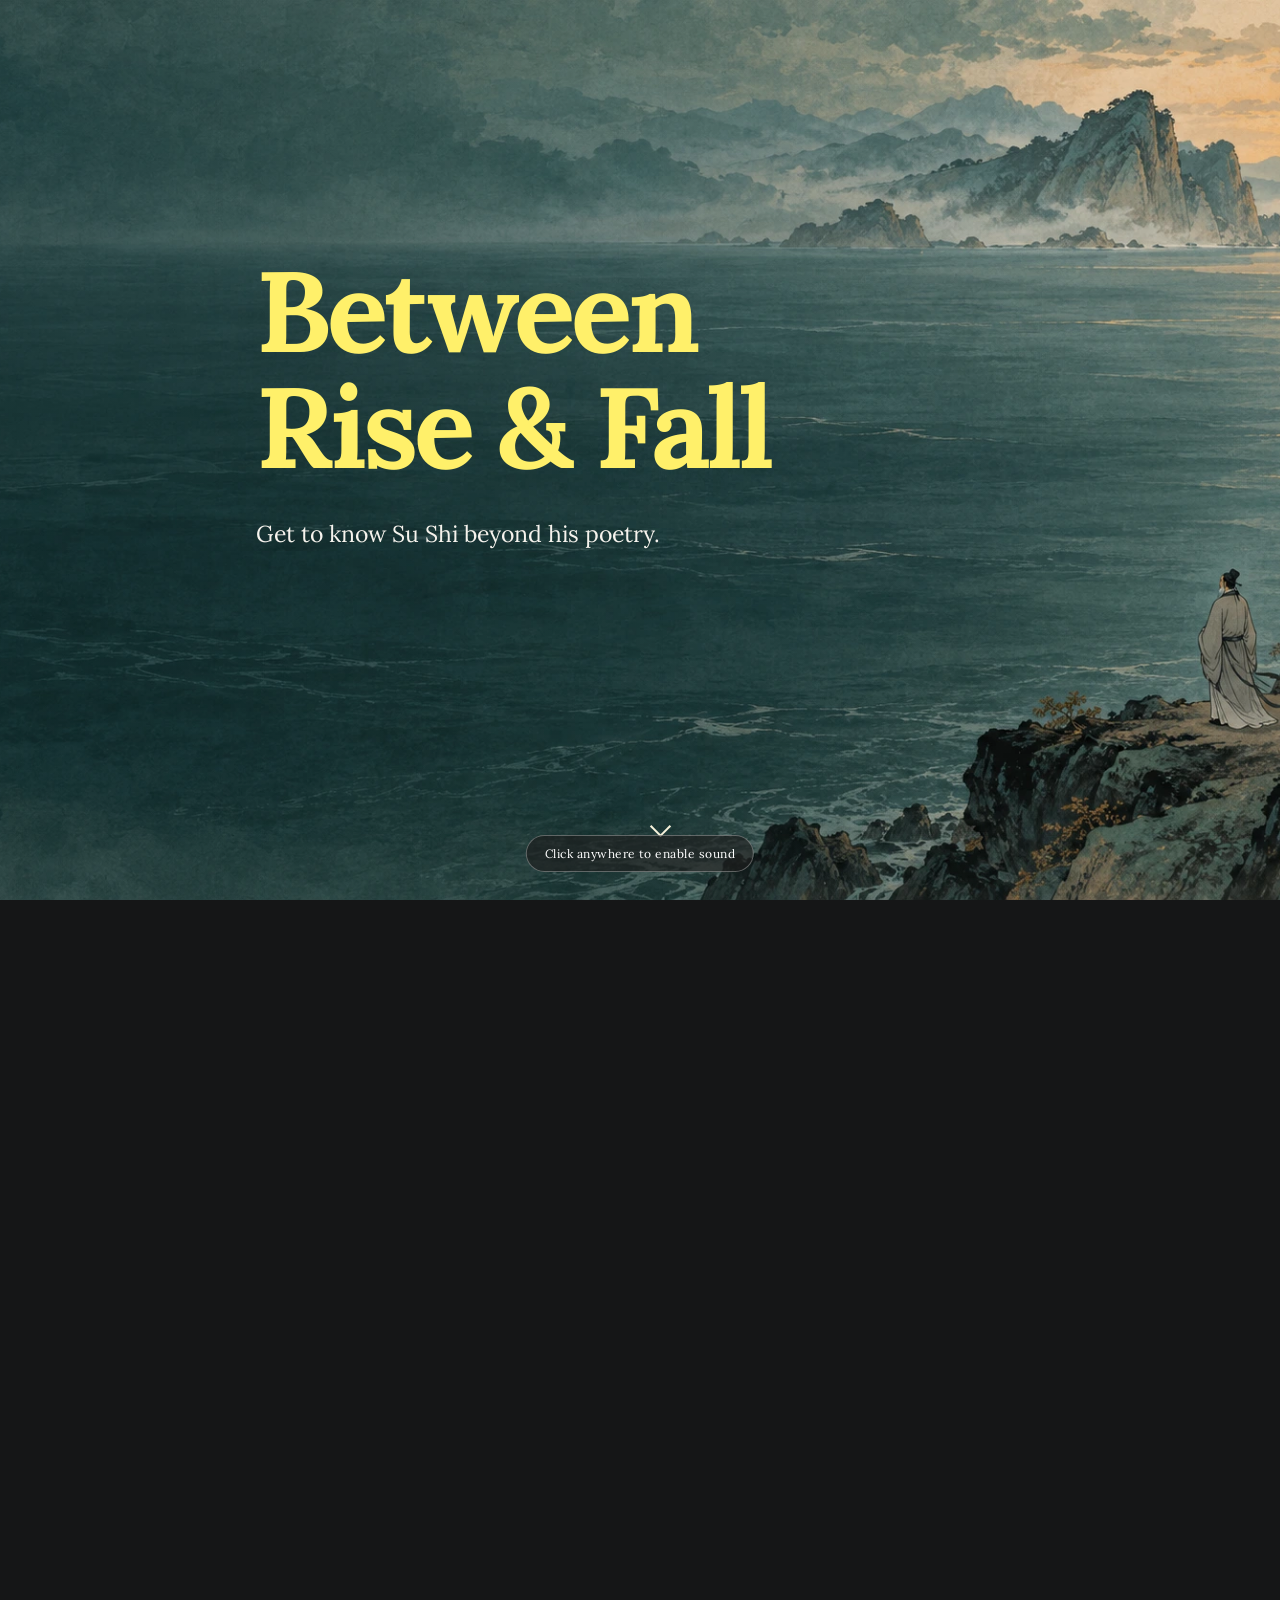
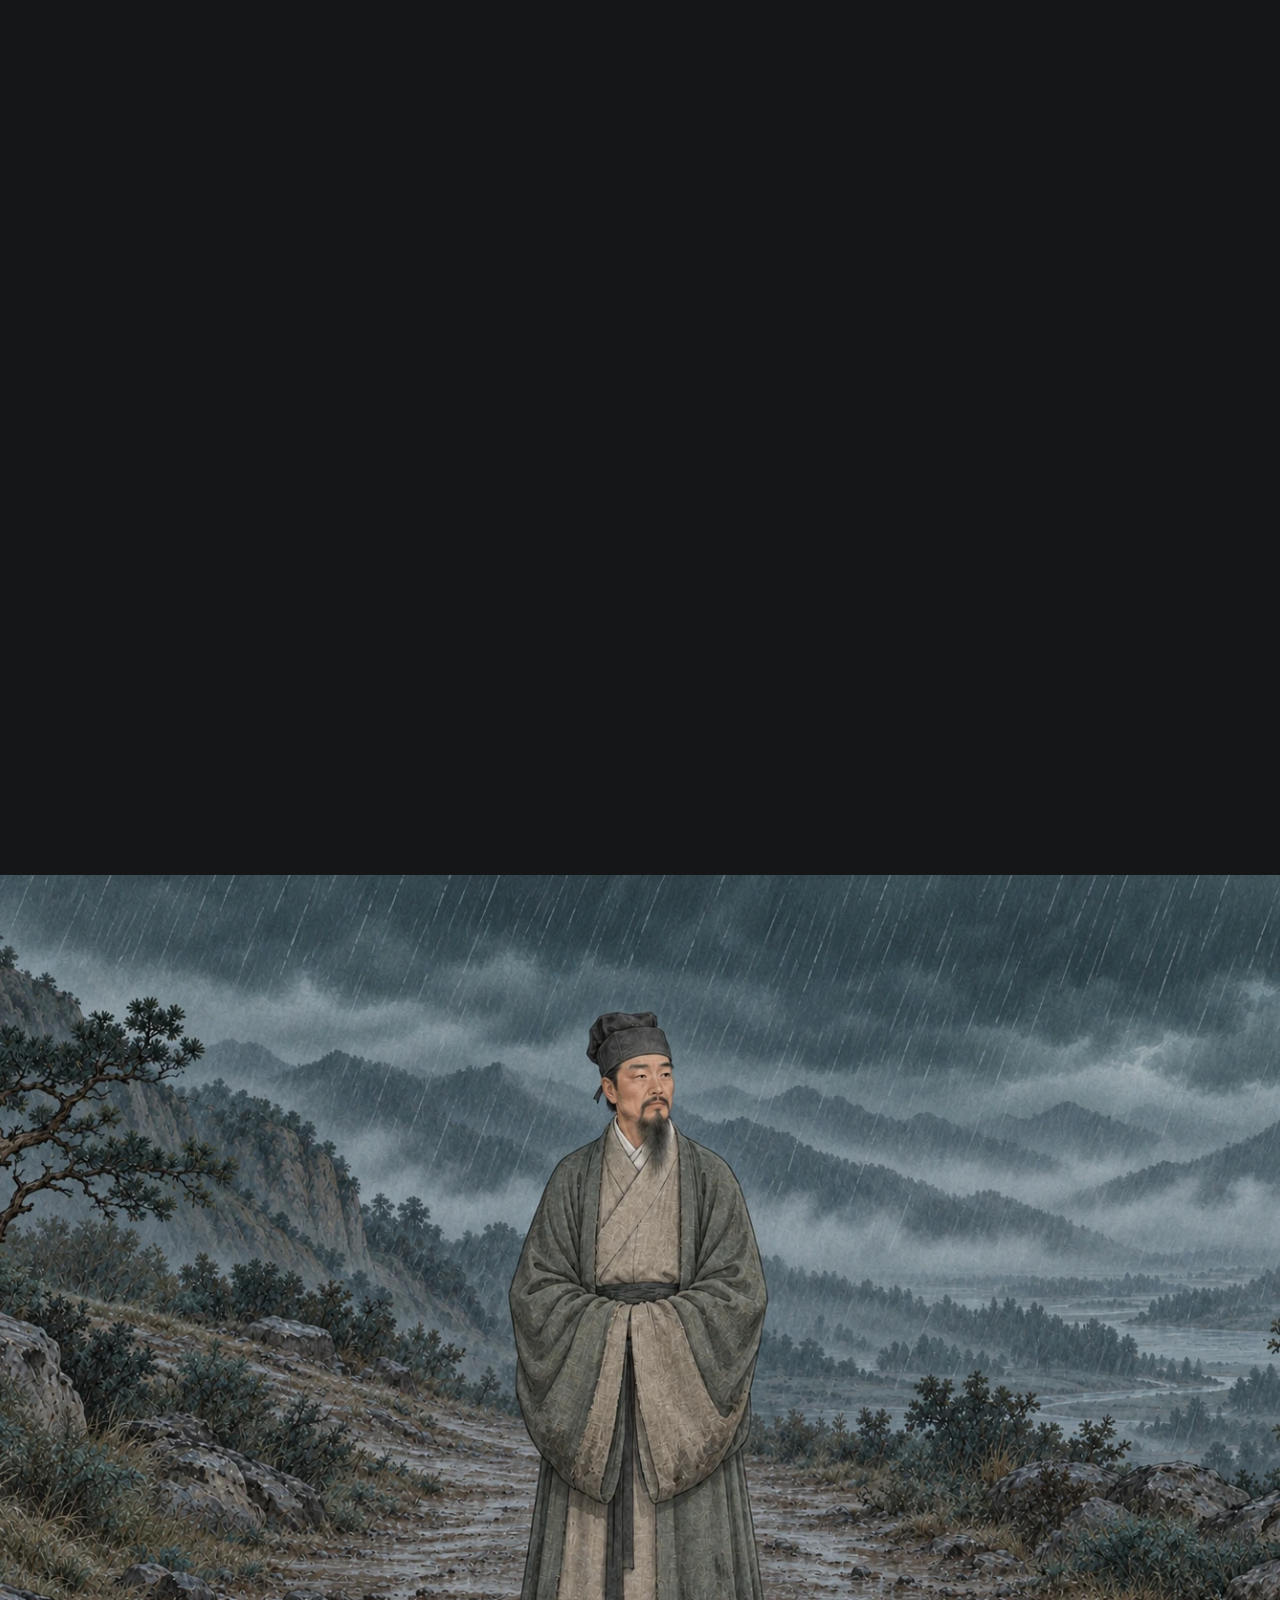
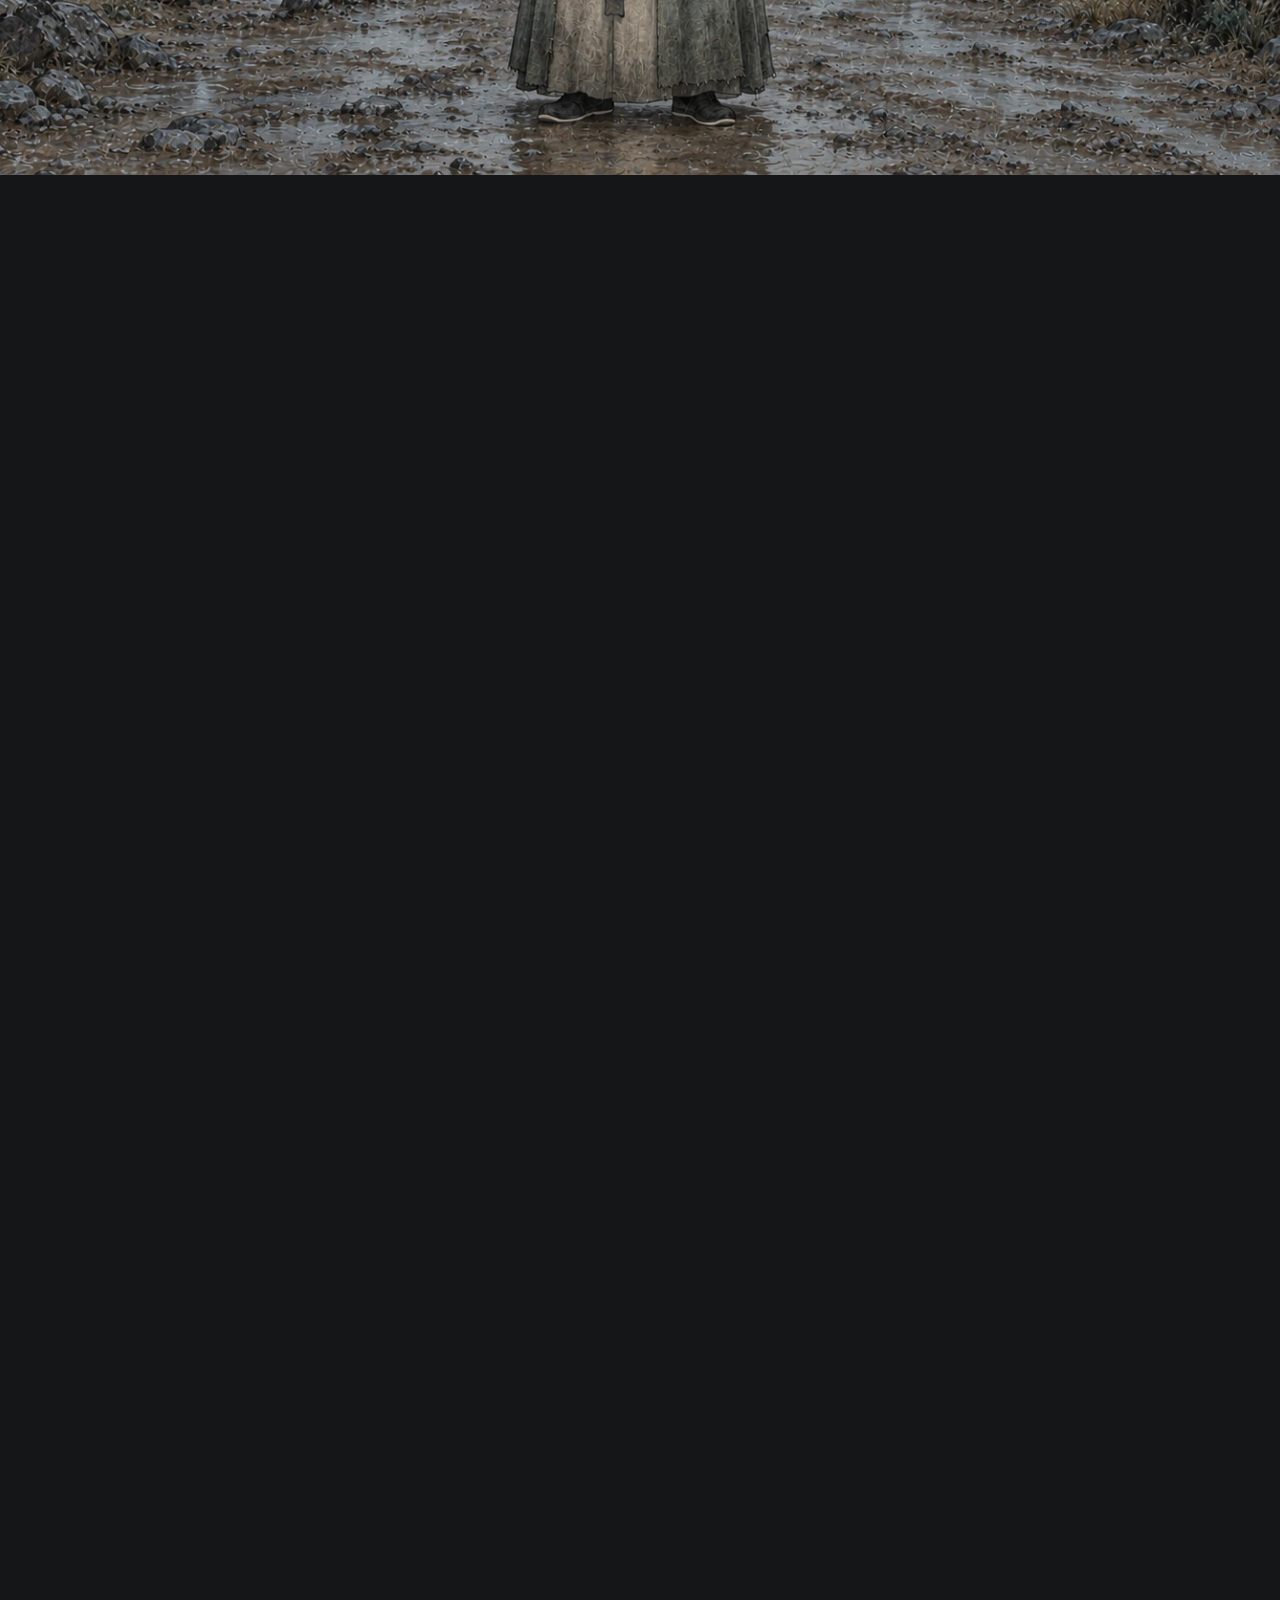
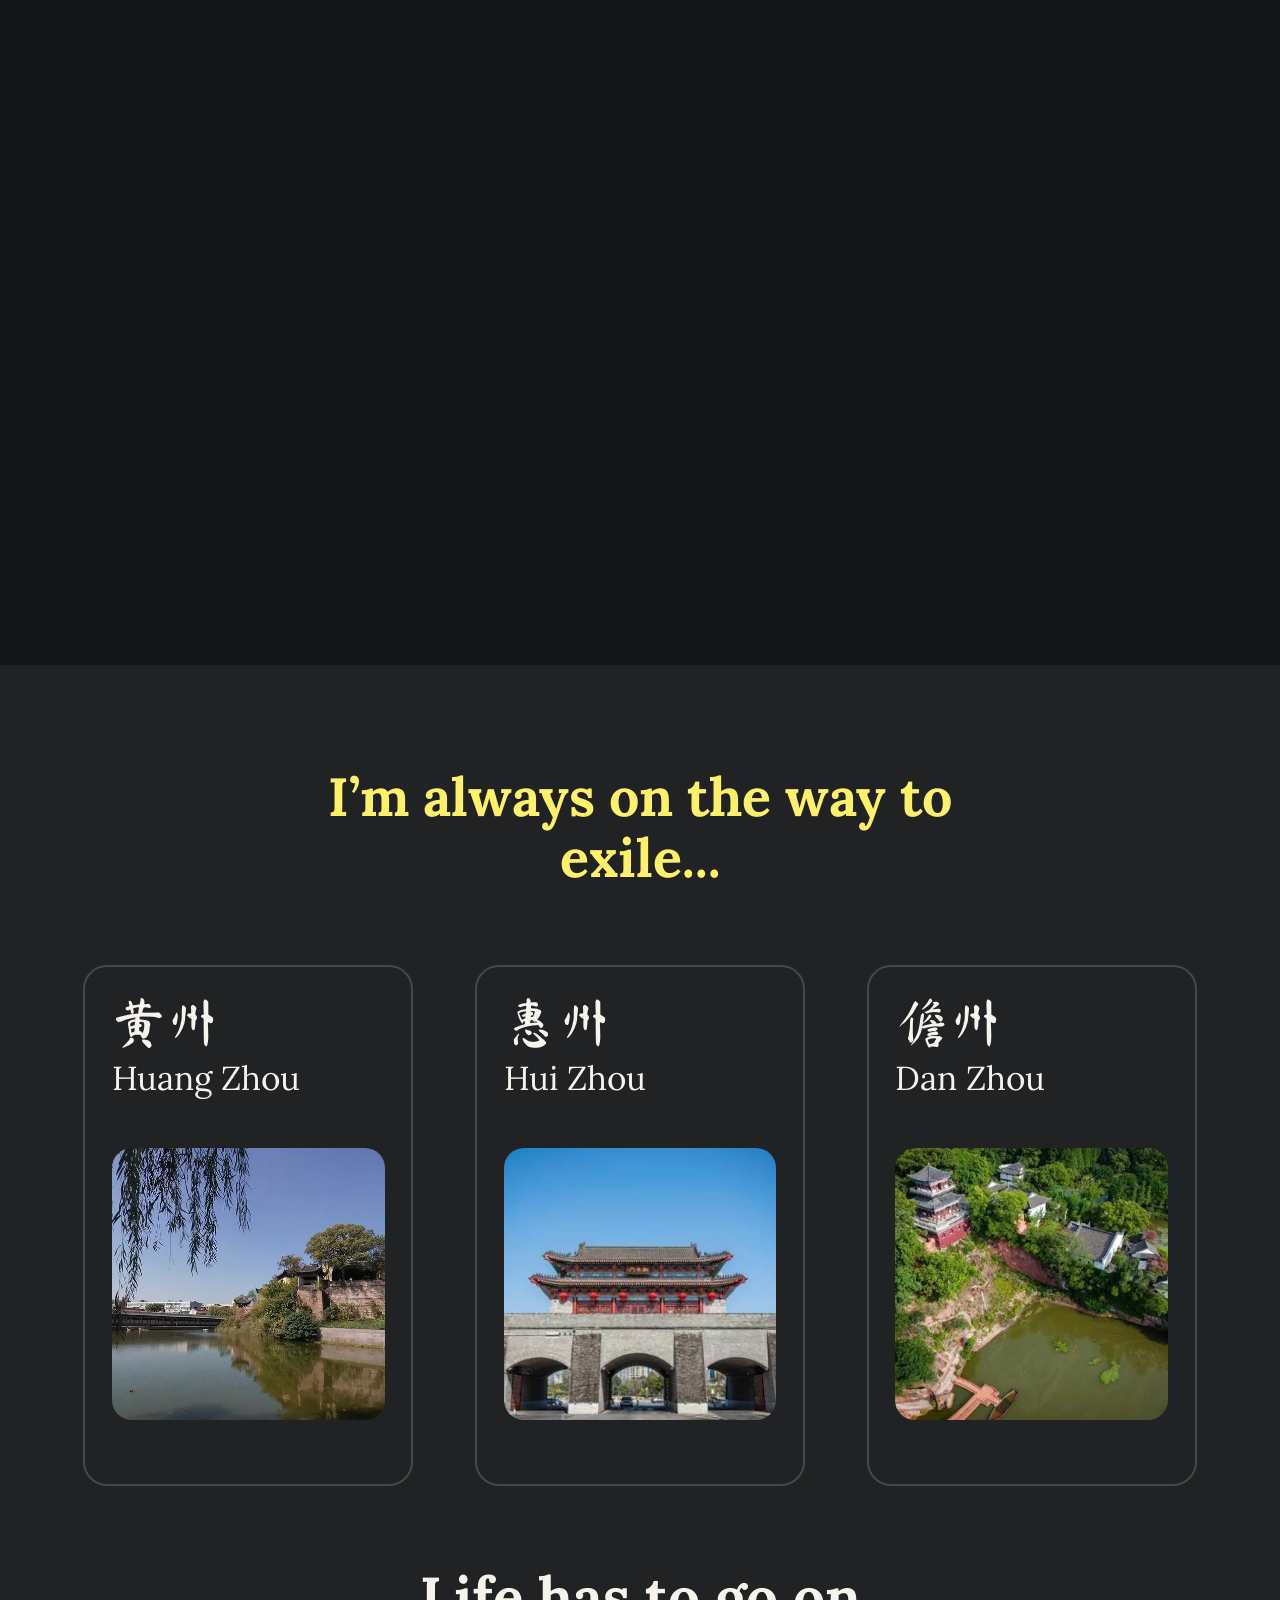
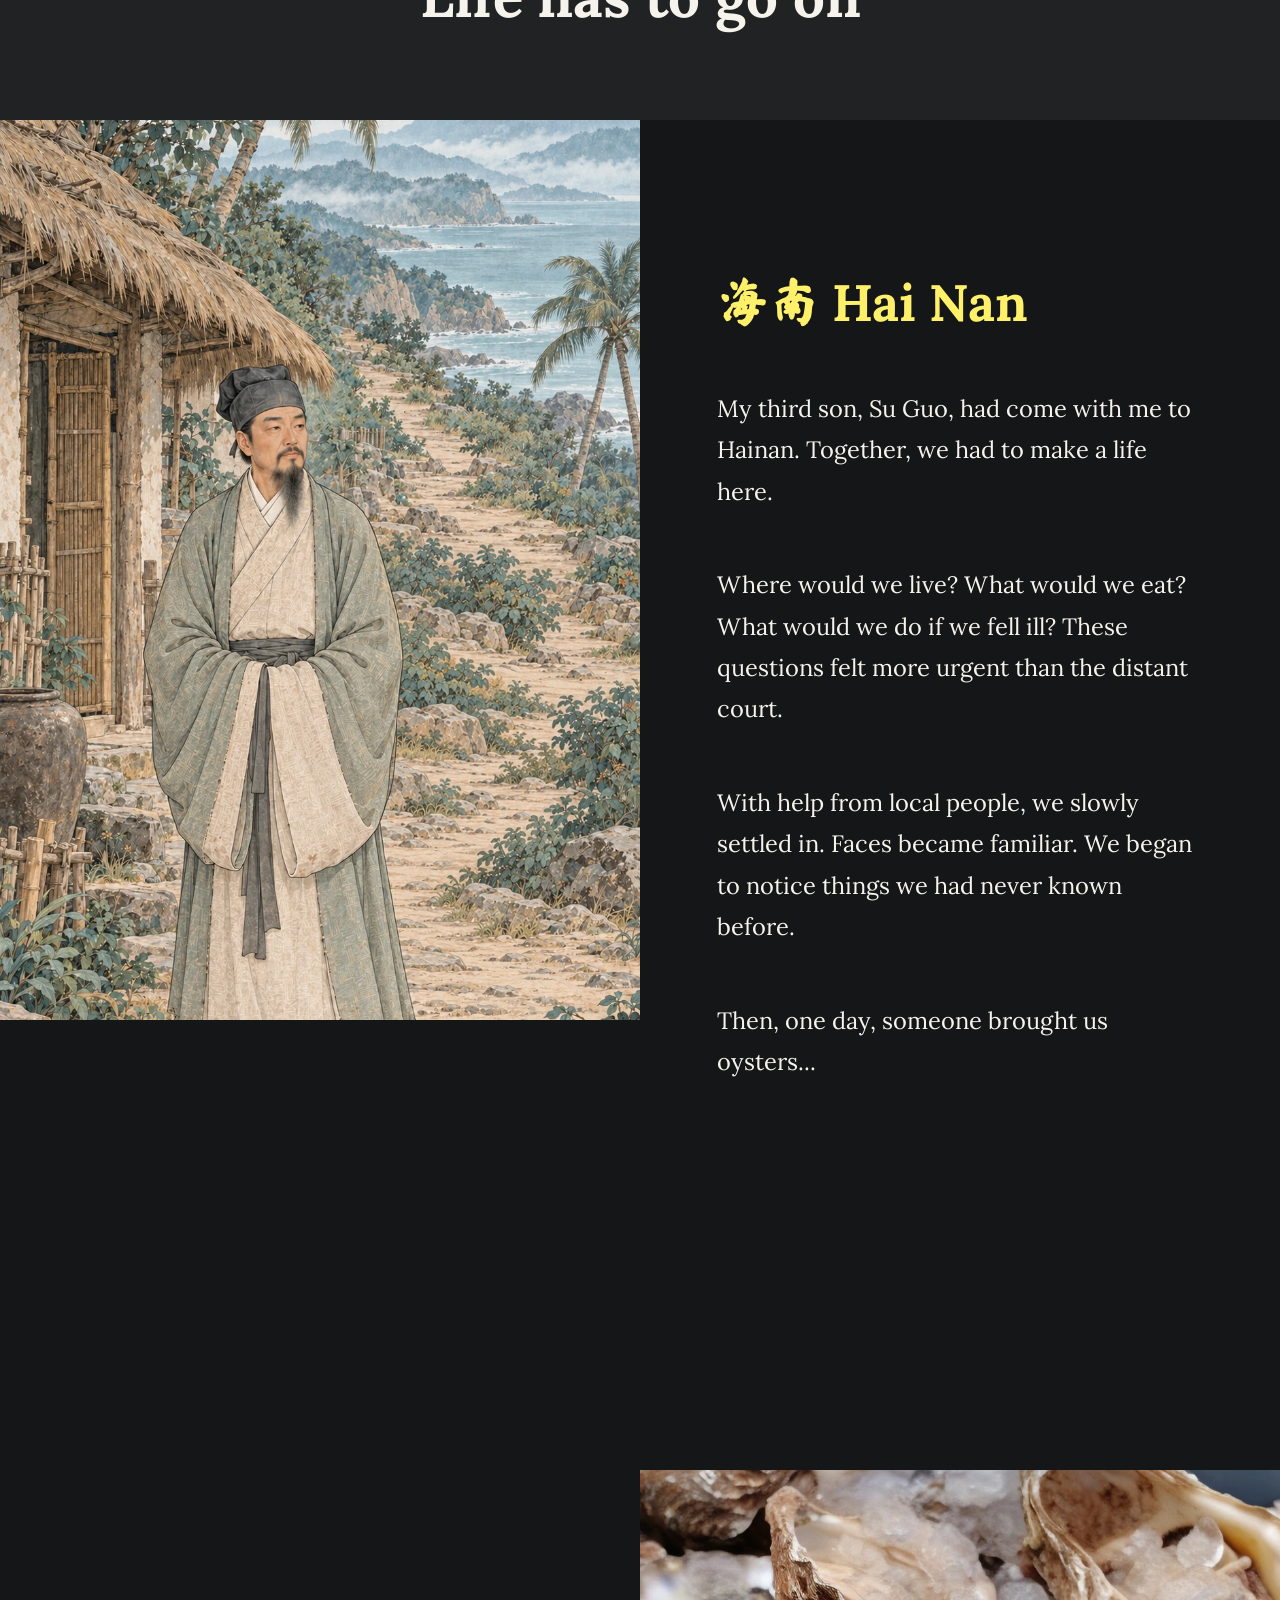
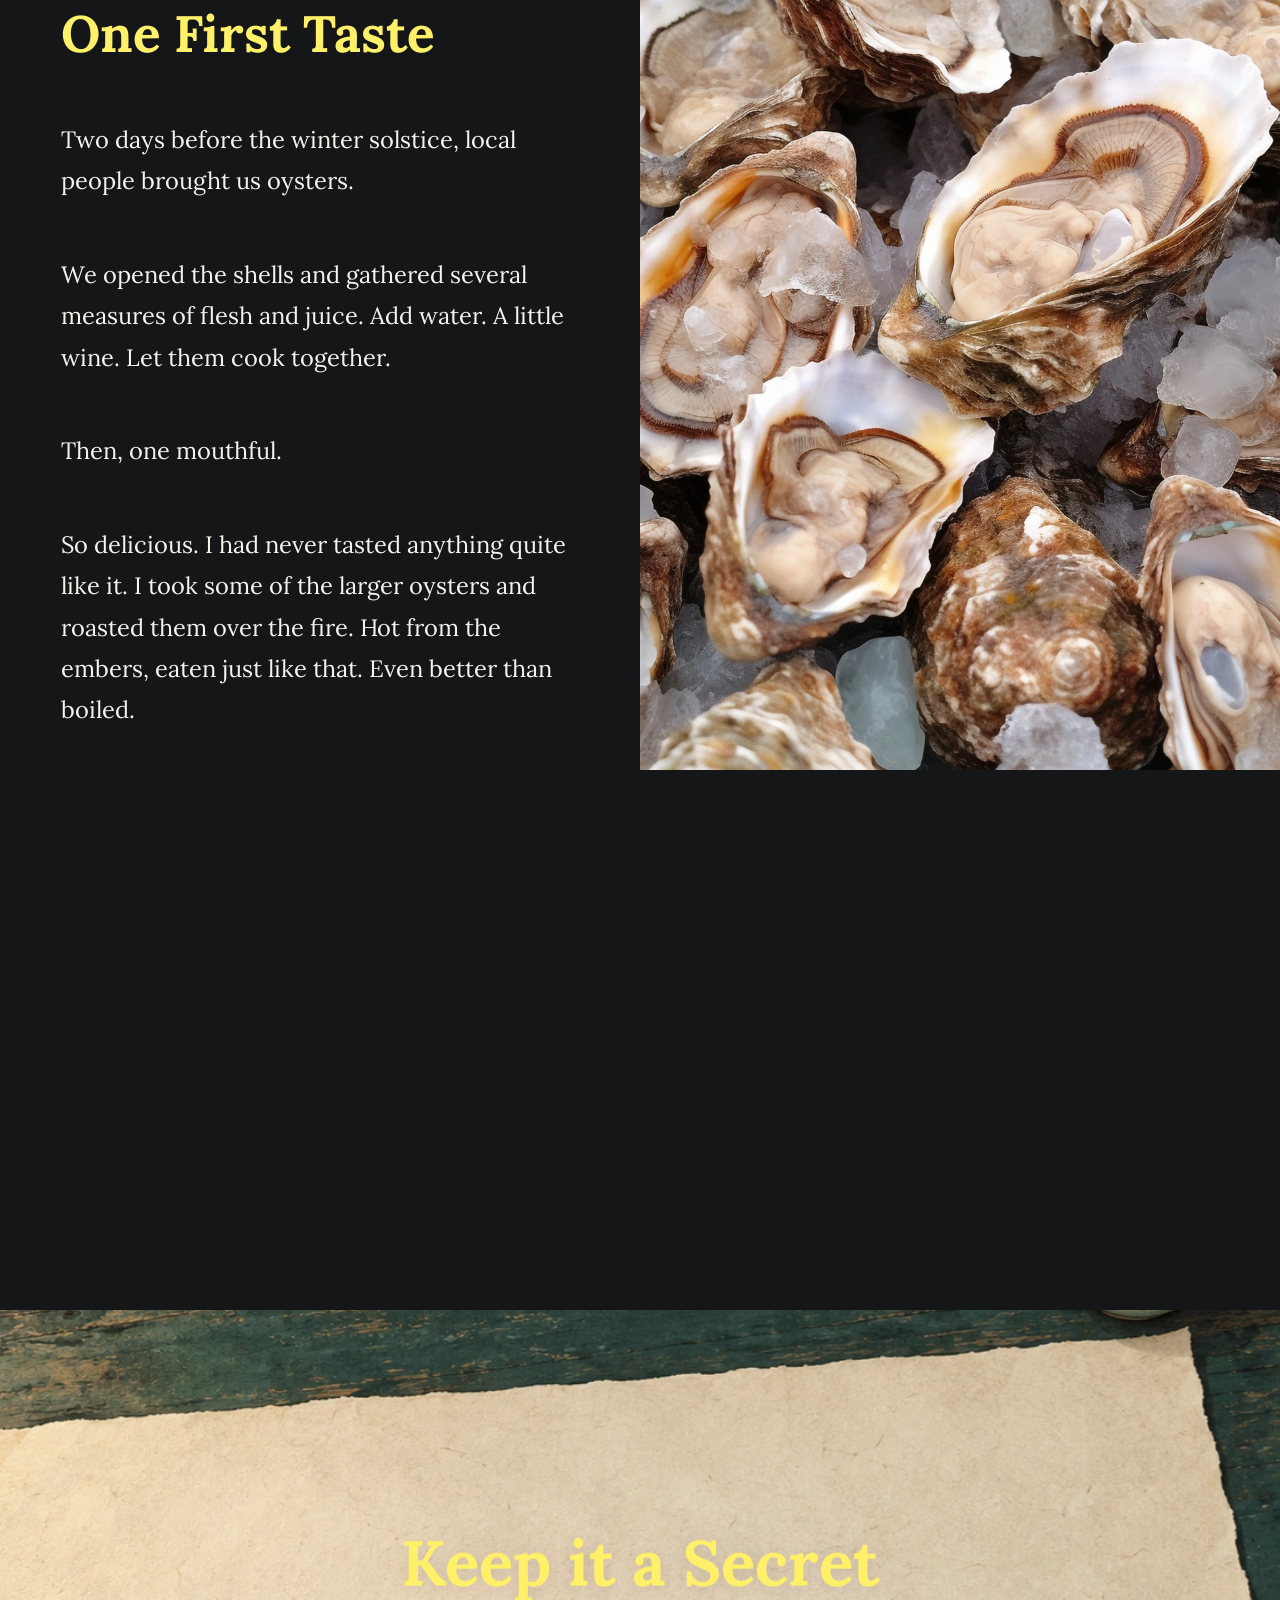
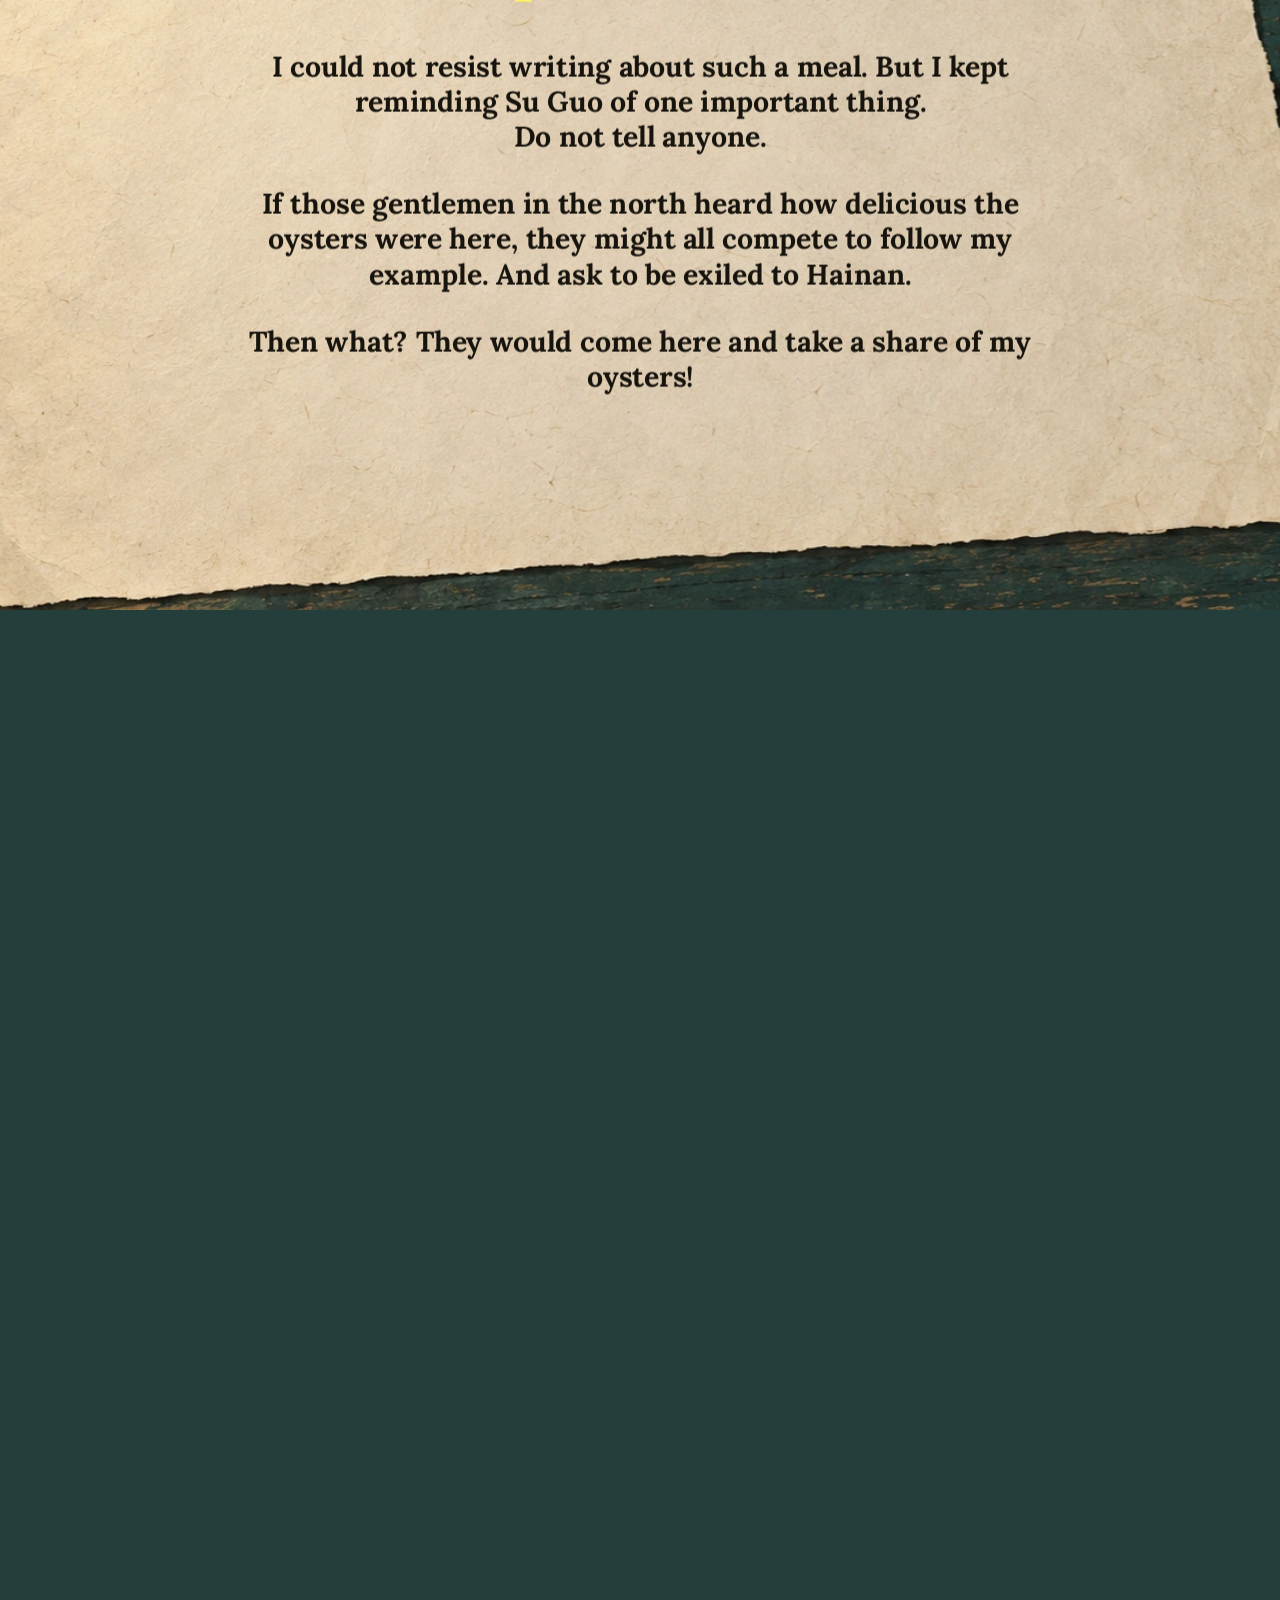
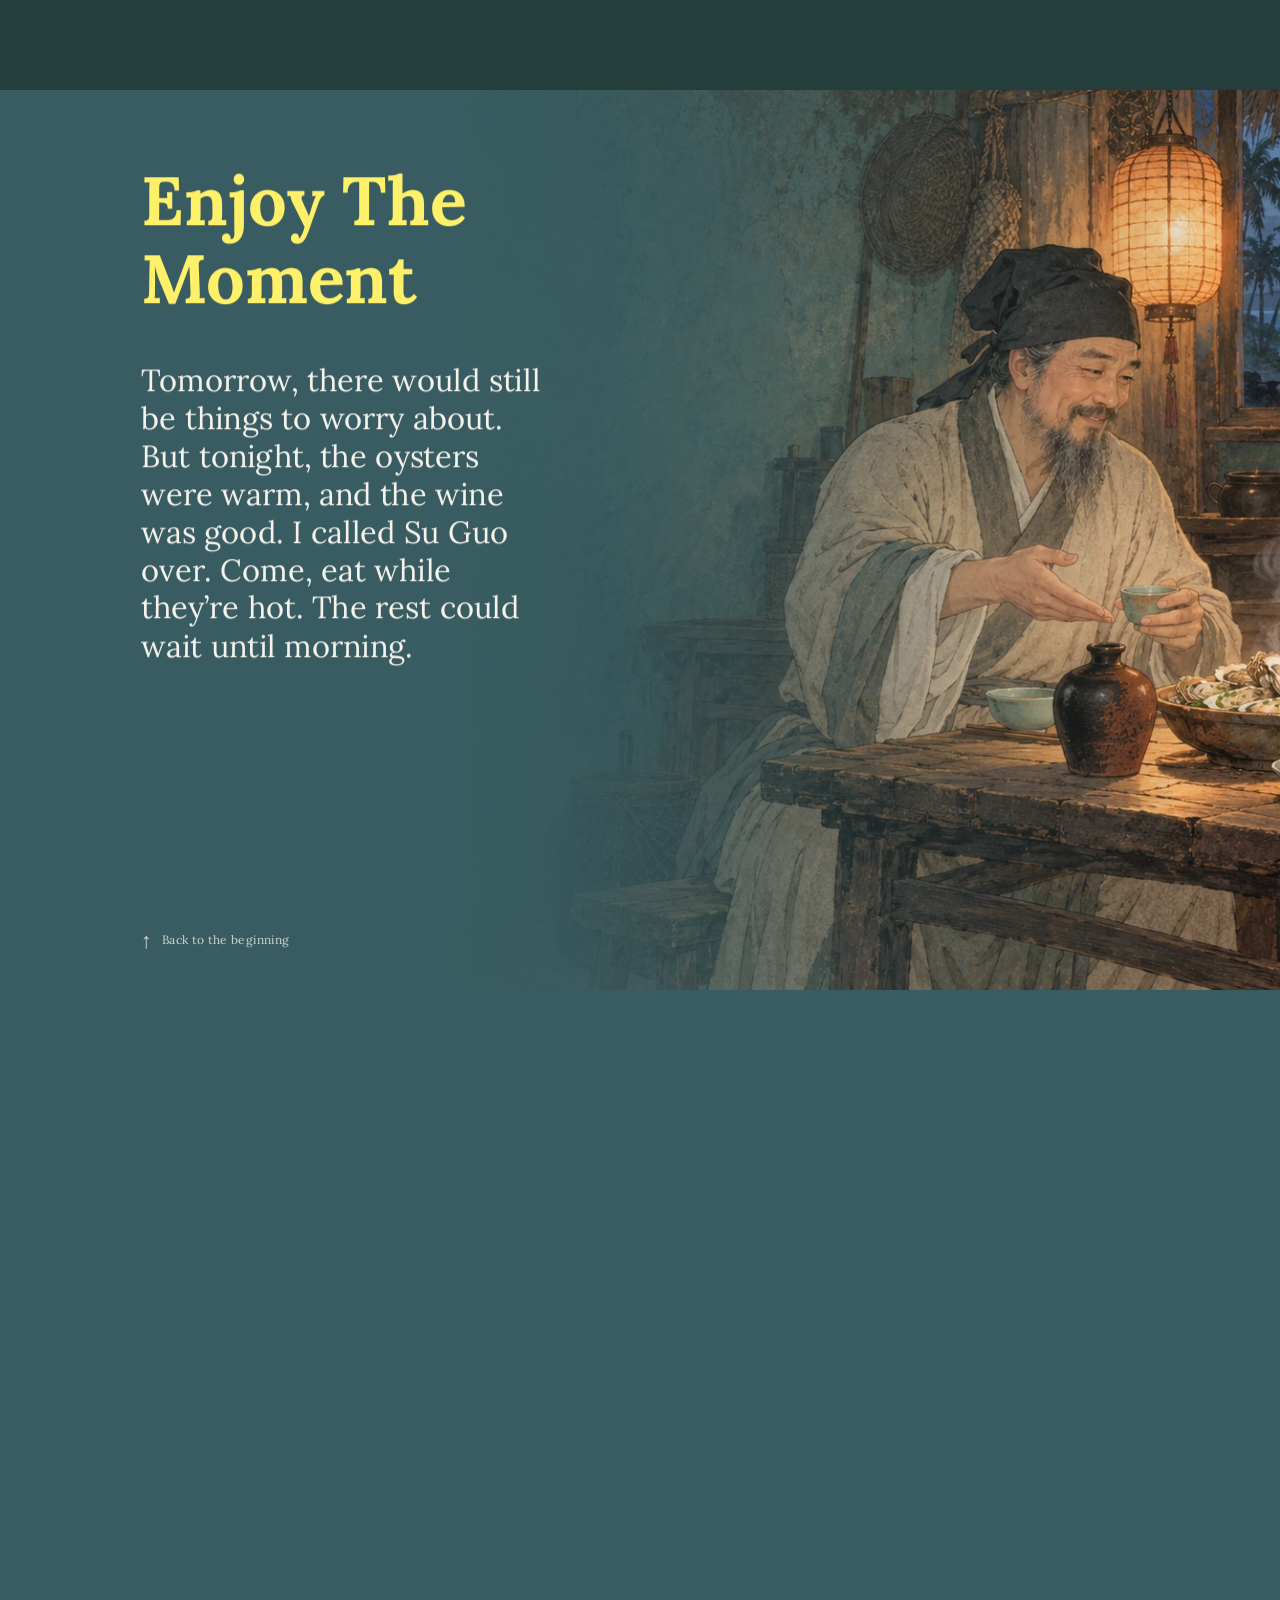
<file: index.html>
<!DOCTYPE html>
<html lang="en">
<head>
  <meta charset="UTF-8">
  <meta name="viewport" content="width=device-width, initial-scale=1">
  <meta name="description" content="Get to know Su Shi beyond his poetry. An illustrated journey between rise and fall, exile and the pleasures of everyday life.">
  <title>Between Rise &amp; Fall — Su Shi</title>
  <link rel="preload" as="image" href="su-shi-website/assets/sea.webp">
  <link rel="stylesheet" href="style.css">
  <script src="script.js" defer></script>
</head>
<body>
<div class="sound-hint" id="soundHint">
  Click anywhere to enable sound
</div>
  <div class="reading-progress" aria-hidden="true"><div></div></div>
  <main>
    <!--The background lingers, and the title shrinks and fades out as you scroll. -->
    <section class="hero scroll-scene" id="beginning" aria-labelledby="title">
      <div class="sticky-screen">
        <img class="full-image" src="assets/sea.webp" alt="A vast blue-green sea, distant mountains and Su Shi standing on a rocky shore.">
        <div class="hero-shade"></div>
        <div class="hero-copy">
          <h1 id="title">Between<br>Rise &amp; Fall</h1>
          <p>Get to know Su Shi beyond his poetry.</p>
        </div>
        <a class="scroll-cue" href="#journey" aria-label="Scroll to Su Shi’s story"><span></span></a>
      </div>
    </section>

    <!-- Fixed stage. The text box was moved upwards, and the road from the Imperial Palace to the Rain Road was
    horizontally unveiled. -->
    <section class="journey scroll-scene" id="journey" aria-label="From the imperial court to exile">
      <div class="sticky-screen">
        <img class="full-image palace-image" src="assets/palace.webp" alt="Su Shi in a red official robe in a Northern
        Song palace courtyard.">
        <img class="full-image rain-image" src="assets/rain.webp" alt="Su Shi in a grey robe on a rain-soaked mountain road.">
        <article class="narration palace-copy">
          <h2>My name is<br><strong>Su Shi.</strong></h2>
          <p>You may know my poems. I was also an official.</p>
          <p>Once, my writing won recognition, and my name reached the imperial court.</p>
          <p>I had a voice in affairs of state, and so much I hoped to achieve.</p>
        </article>
        <article class="narration rain-copy">
          <h2>But the road did<br>not keep rising.</h2>
          <p>My views brought me into conflict with those in power.</p>
          <p>The words that had once earned me recognition became grounds for accusation. I was arrested, questioned,
            and stripped of my position.</p>
          <p>The future I had imagined suddenly felt out of reach. I had wanted to serve the country. Now, I was
            struggling to find my own place in it.</p>
        </article>
      </div>
    </section>

    <!-- 3 main exile place -->
    <section class="exile" aria-labelledby="exile-title">
      <h2 id="exile-title">I’m always on the way to<br>exile...</h2>
      <div class="places">
        <article class="place"><h3><span lang="zh-Hans">黄州</span><span>Huang Zhou</span></h3>
          <img src="assets/huangzhou.webp" alt="A riverside pavilion and willows in Huangzhou." loading="lazy"></article>
        <article class="place"><h3><span lang="zh-Hans">惠州</span><span>Hui Zhou</span></h3>
          <img src="assets/huizhou.webp" alt="A red-roofed gate with stone arches in Huizhou." loading="lazy"></article>
        <article class="place"><h3><span lang="zh-Hans">儋州</span><span>Dan Zhou</span></h3>
          <img src="assets/danzhou.webp" alt="A multi-storey traditional tower surrounded by greenery." loading="lazy"></article>
      </div>
      <p class="life-goes-on">Life has to go on</p>
    </section>

    <!-- The sticky on the left image remains in place, while the text box on the right moves up along with the page normally -->
    <section class="split hainan" id="hainan" aria-labelledby="hainan-title">
      <div class="split-visual"><img src="assets/hainan.webp" alt="Su Shi outside a thatched cottage on the Hainan coast." loading="lazy"></div>
      <article class="split-copy">
        <h2 id="hainan-title"><span lang="zh-Hans">海南</span> Hai Nan</h2>
        <p>My third son, Su Guo, had come with me to Hainan. Together, we had to make a life here.</p>
        <p>Where would we live? What would we eat? What would we do if we fell ill? These questions felt more urgent than the distant court.</p>
        <p>With help from local people, we slowly settled in. Faces became familiar. We began to notice things we had never known before.</p>
        <p>Then, one day, someone brought us oysters...</p>
      </article>
    </section>

    <!-- The text is on the left and the picture of oysters is on the right -->
    <section class="split first-taste" aria-labelledby="taste-title">
      <article class="split-copy">
        <h2 id="taste-title">One First Taste</h2>
        <p>Two days before the winter solstice, local people brought us oysters.</p>
        <p>We opened the shells and gathered several measures of flesh and juice. Add water. A little wine. Let them cook together.</p>
        <p>Then, one mouthful.</p>
        <p>So delicious. I had never tasted anything quite like it. I took some of the larger oysters and roasted them
          over the fire. Hot from the embers, eaten just like that. Even better than boiled.</p>
      </article>
      <div class="split-visual"><img src="assets/oysters.webp" alt="A close-up of freshly opened oysters." loading="lazy"></div>
    </section>

    <!--The background of the paper and the text are respectively enlarged synchronously according to the scrolling progress -->
    <section class="secret scroll-scene" aria-labelledby="secret-title">
      <div class="sticky-screen">
        <img class="full-image letter-image" src="assets/letter.webp" alt="An ivory sheet of paper on a Song dynasty
        writing desk, with a brush and inkstone." loading="lazy">
        <article class="secret-copy">
          <h2 id="secret-title">Keep it a Secret</h2>
          <p>I could not resist writing about such a meal. But I kept reminding Su Guo of one important thing.<br>Do not tell anyone.</p>
          <p>If those gentlemen in the north heard how delicious the oysters were here, they might all compete to follow
            my example. And ask to be exiled to Hainan.</p>
          <p>Then what? They would come here and take a share of my oysters!</p>
        </article>
      </div>
    </section>

    <!-- The background is not zoomed in; only the entire text part is gradually enlarged. -->
    <section class="ending scroll-scene" aria-labelledby="ending-title">
      <div class="sticky-screen">
        <img class="full-image supper-image" src="assets/supper.webp" alt="Su Shi enjoying warm oysters and wine with Su
         Guo by lantern light." loading="lazy">
        <div class="ending-shade"></div>
        <article class="ending-copy">
          <h2 id="ending-title">Enjoy The<br>Moment</h2>
          <p>Tomorrow, there would still be things to worry about. But tonight, the oysters were warm, and the wine was
            good. I called Su Guo over. Come, eat while they’re hot. The rest could wait until morning.</p>
        </article>
        <a class="restart" href="#beginning" aria-label="Return to the beginning">↑ <span>Back to the beginning</span></a>
      </div>
    </section>
  </main>
</body>
</html>
</file>
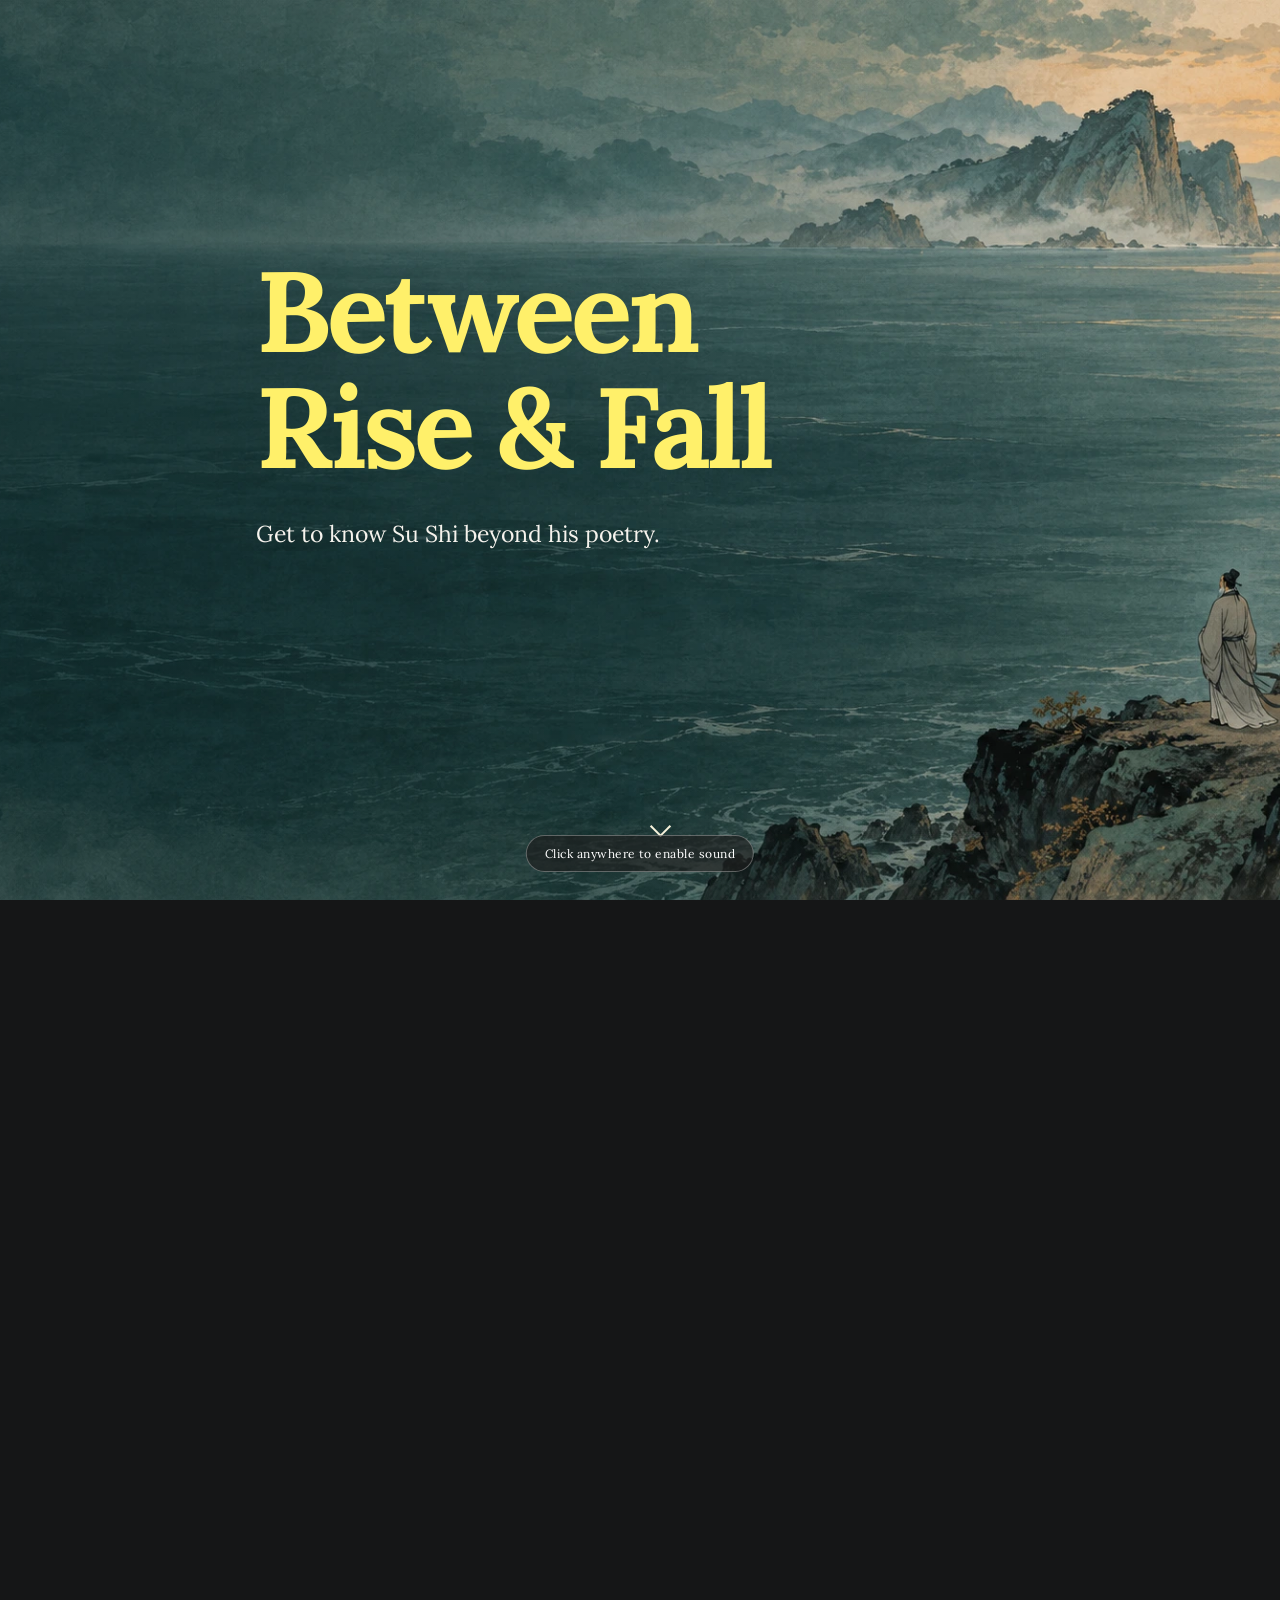
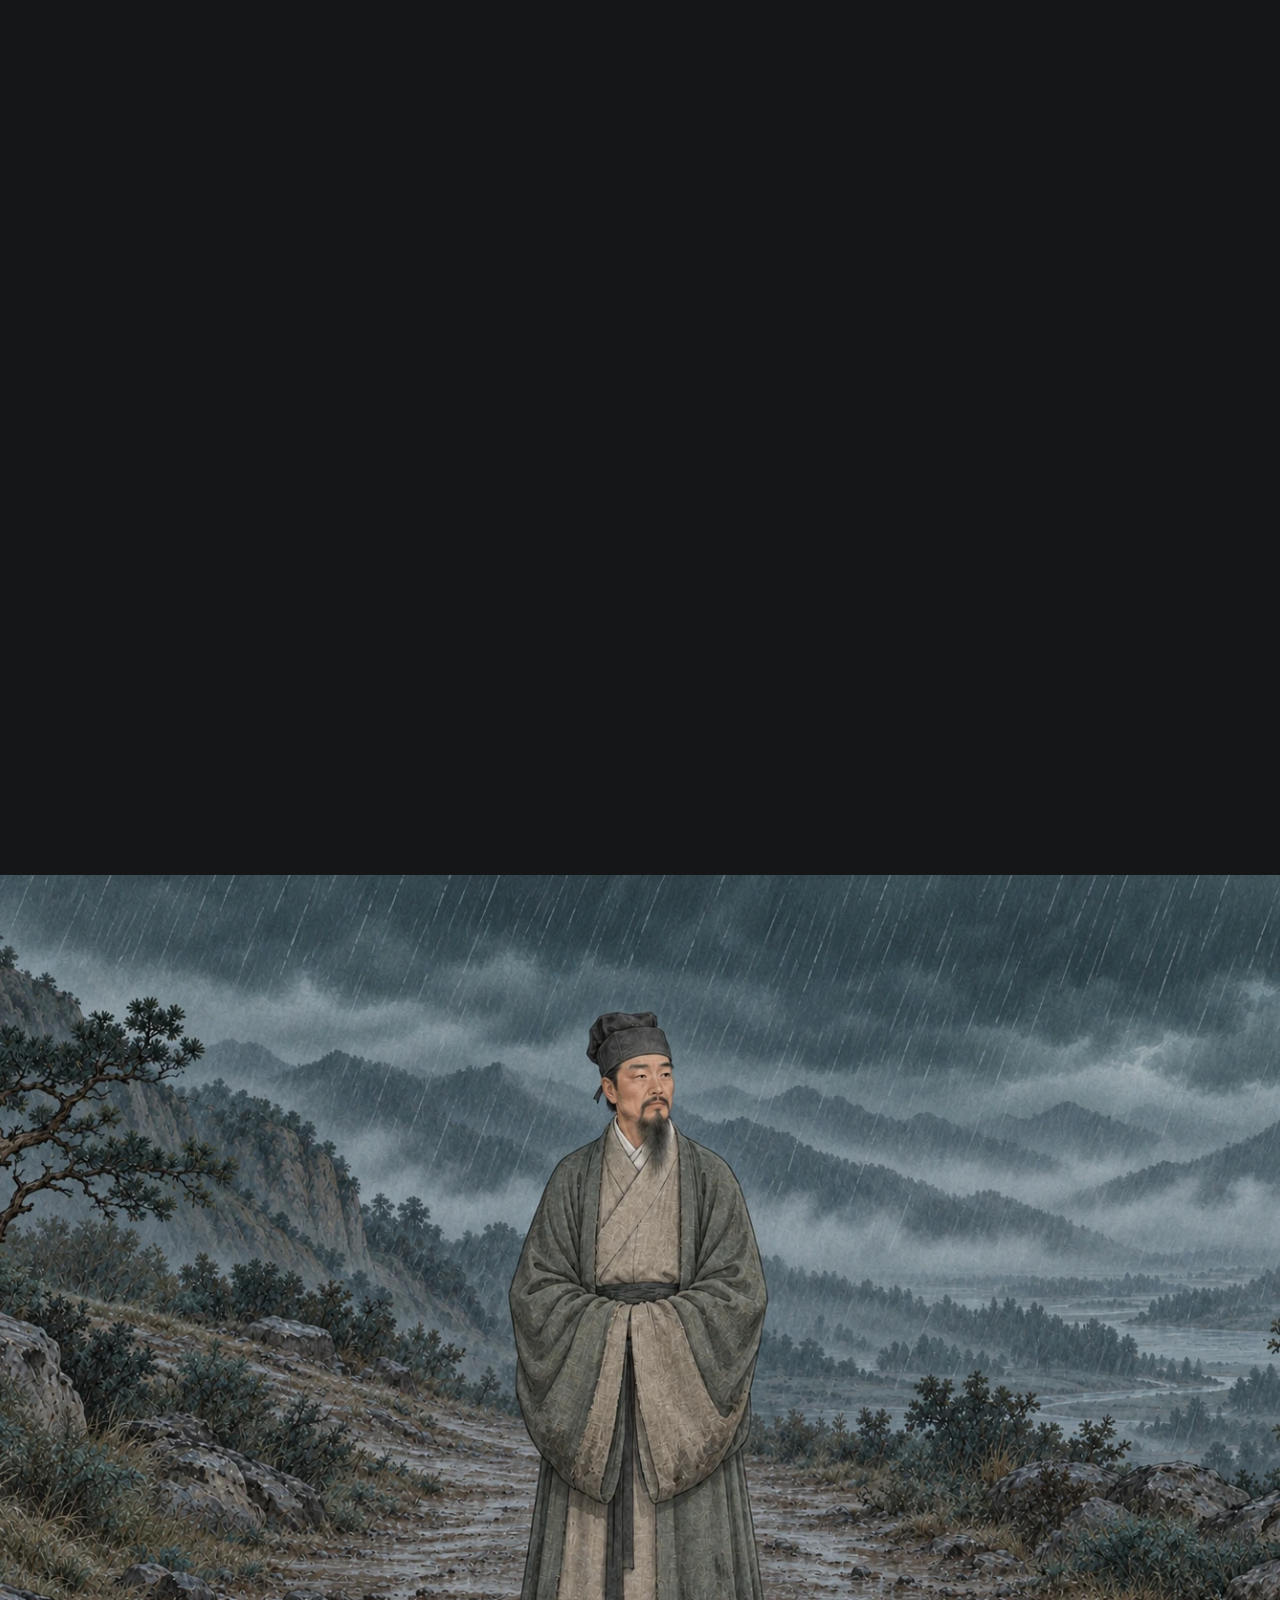
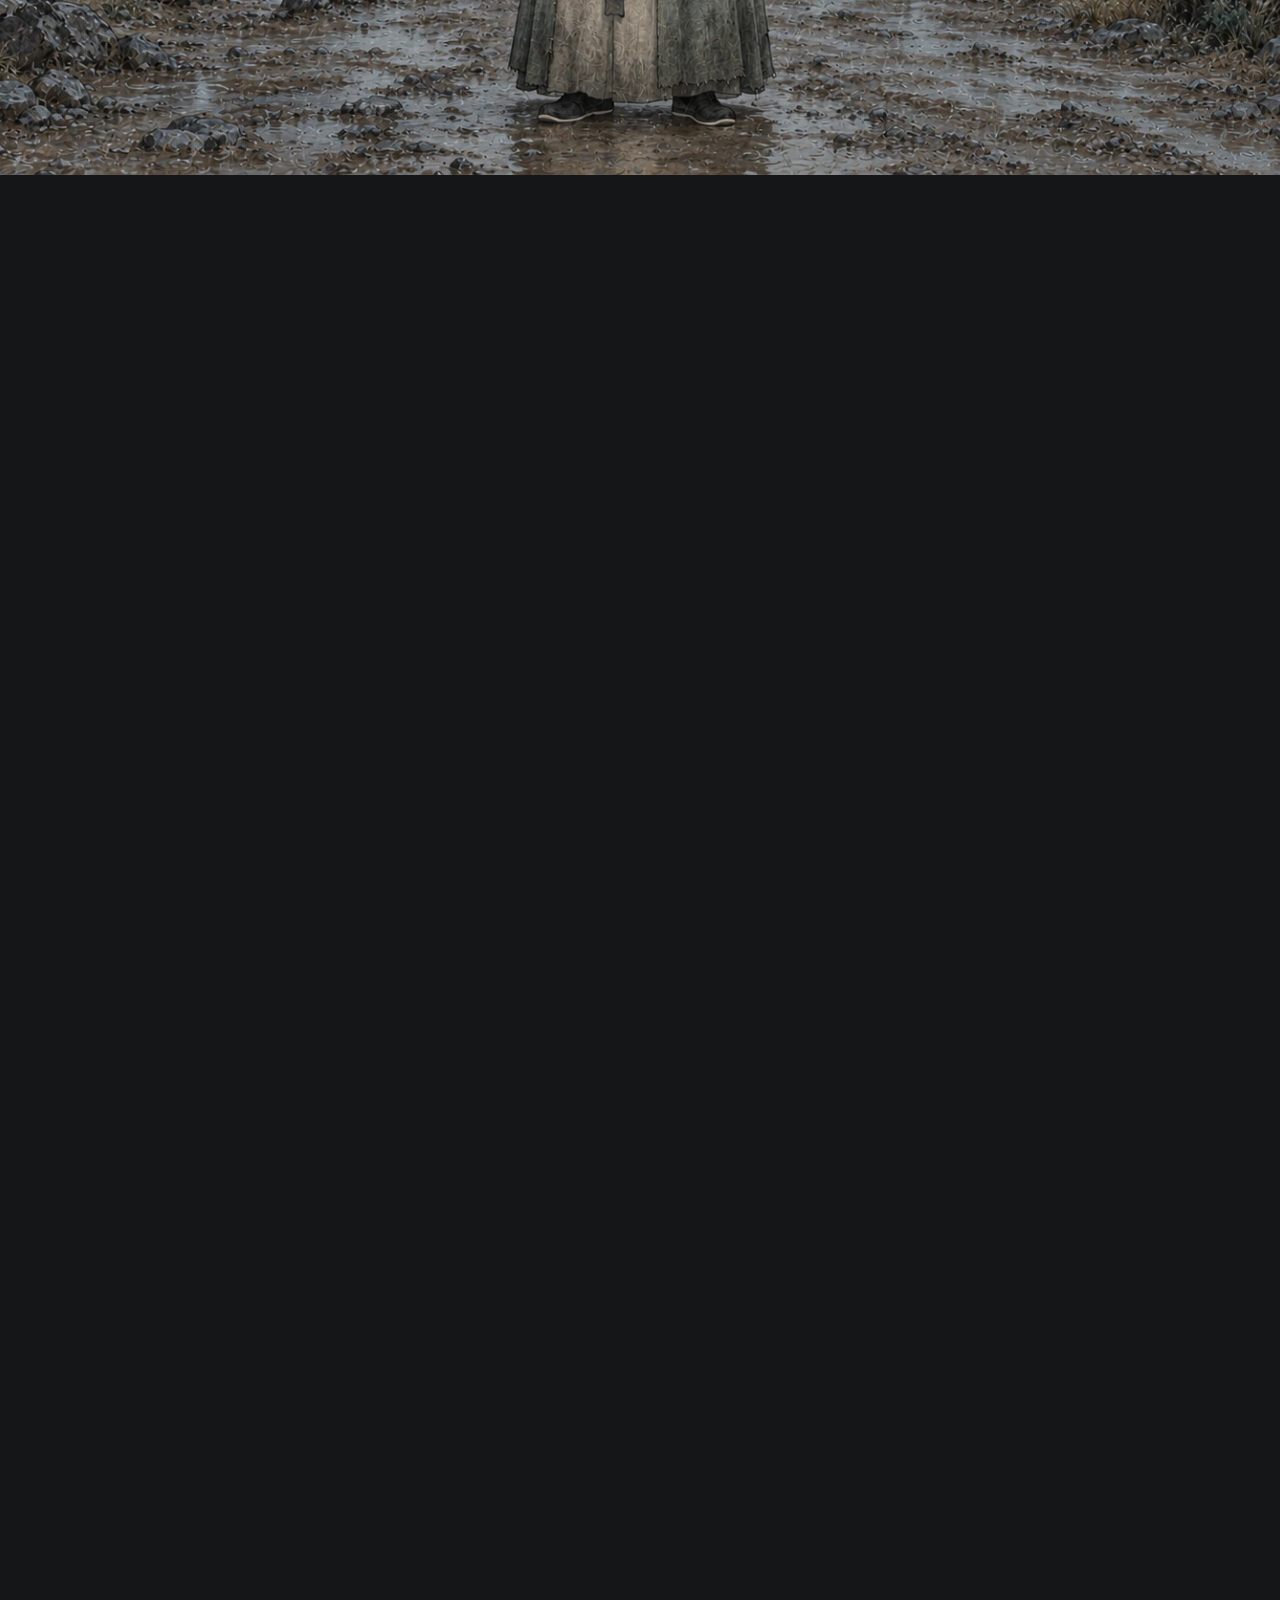
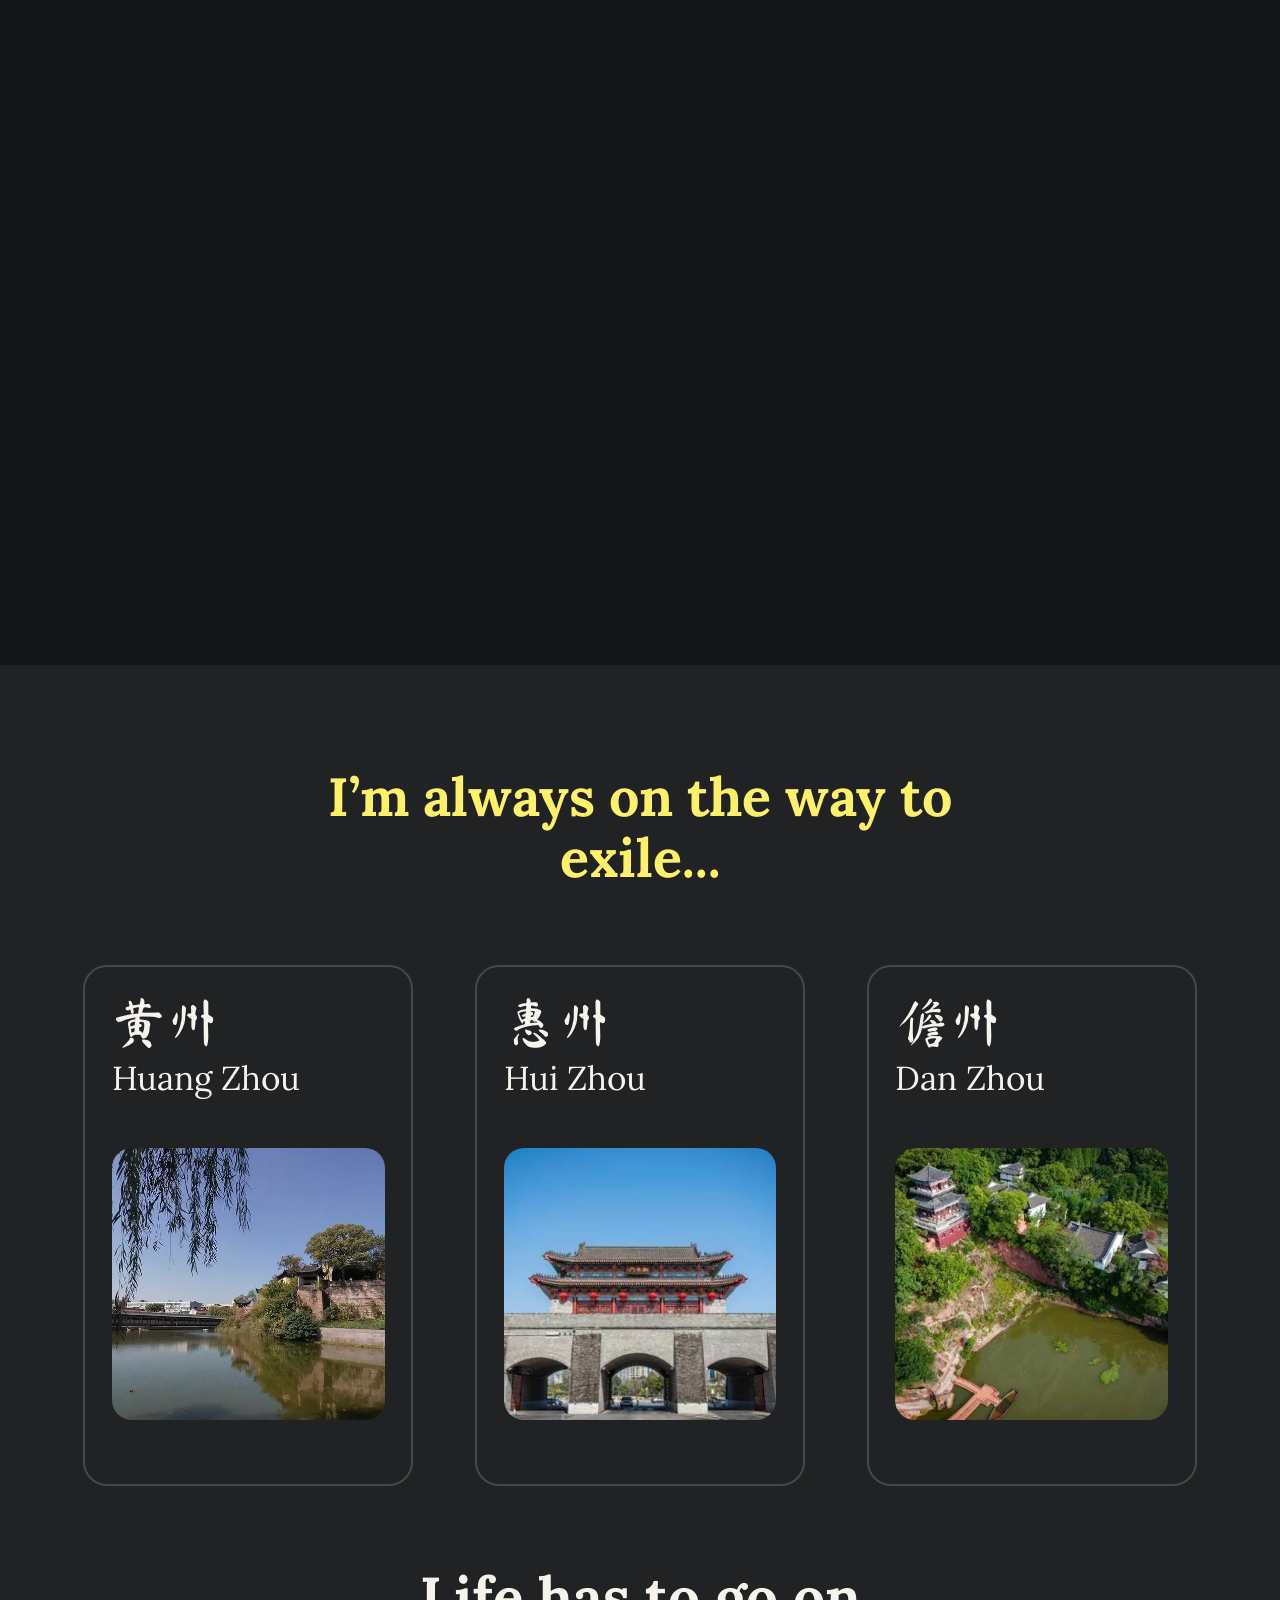
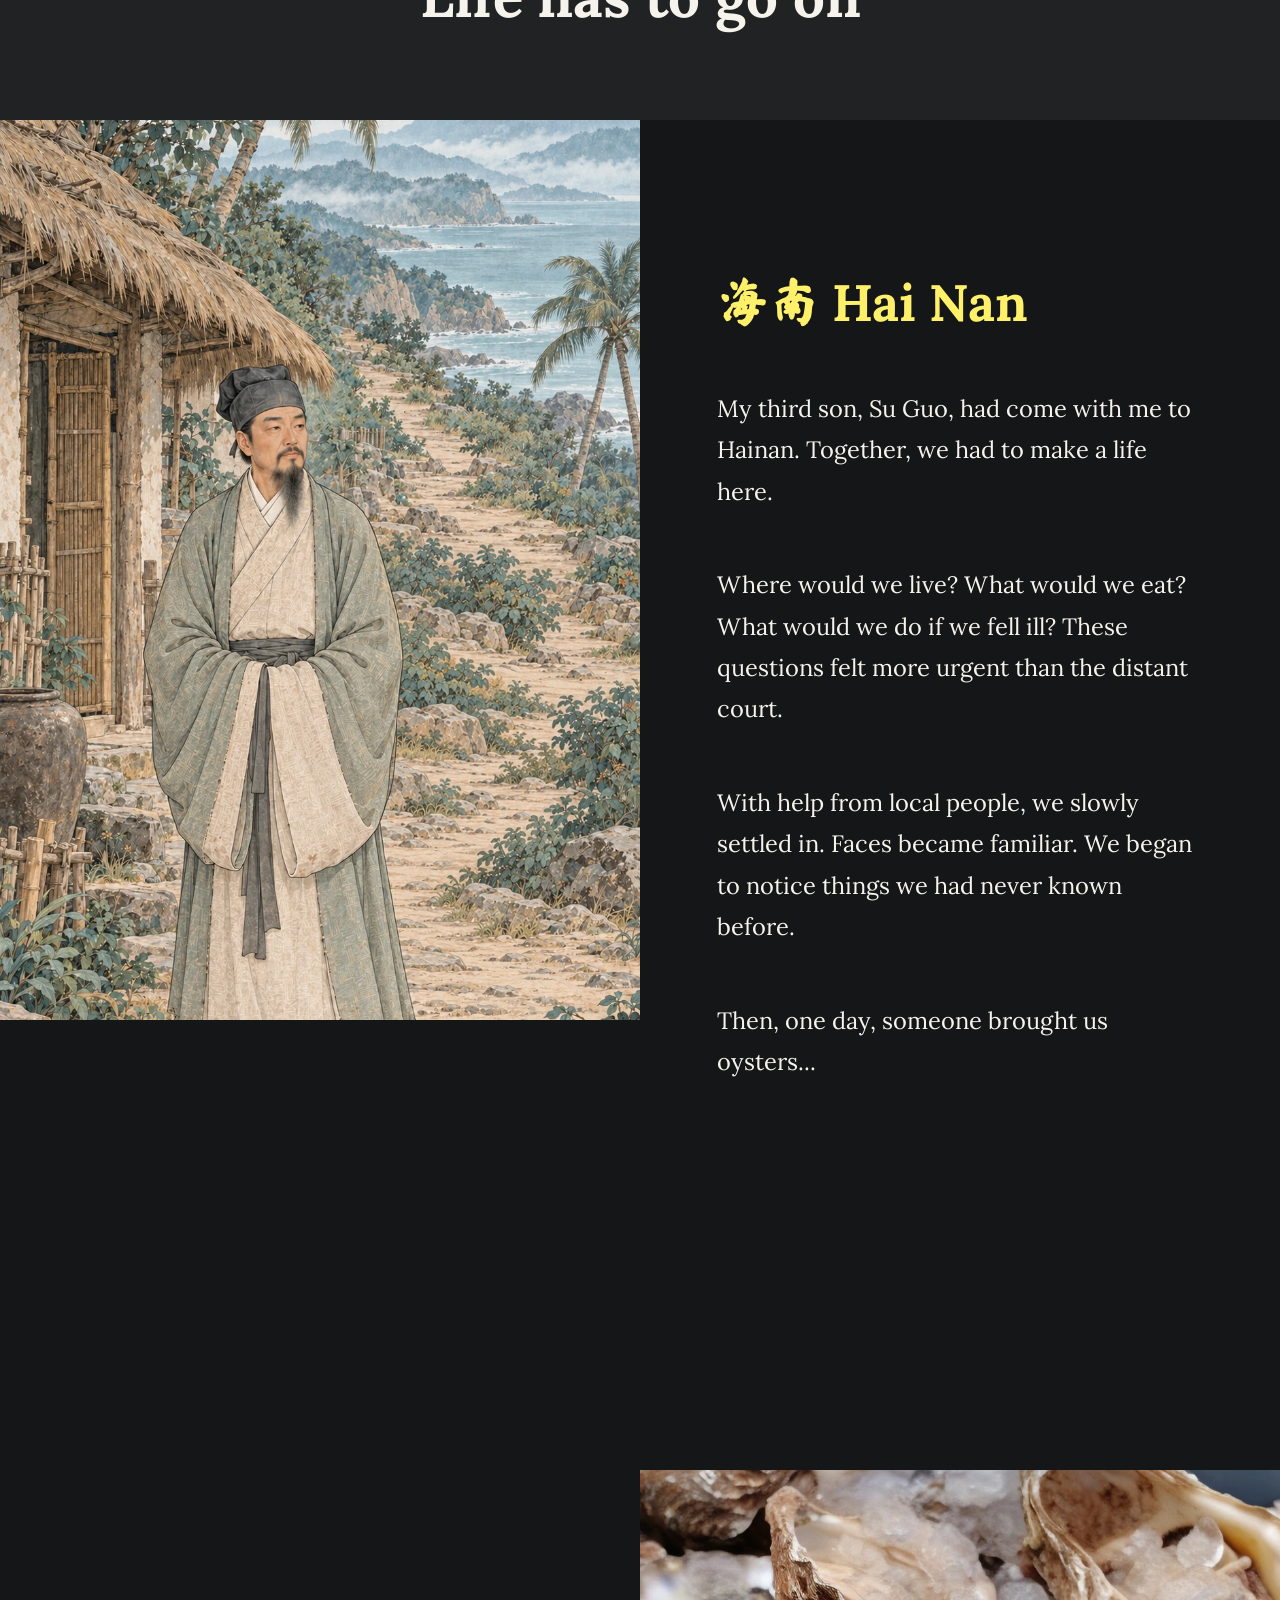
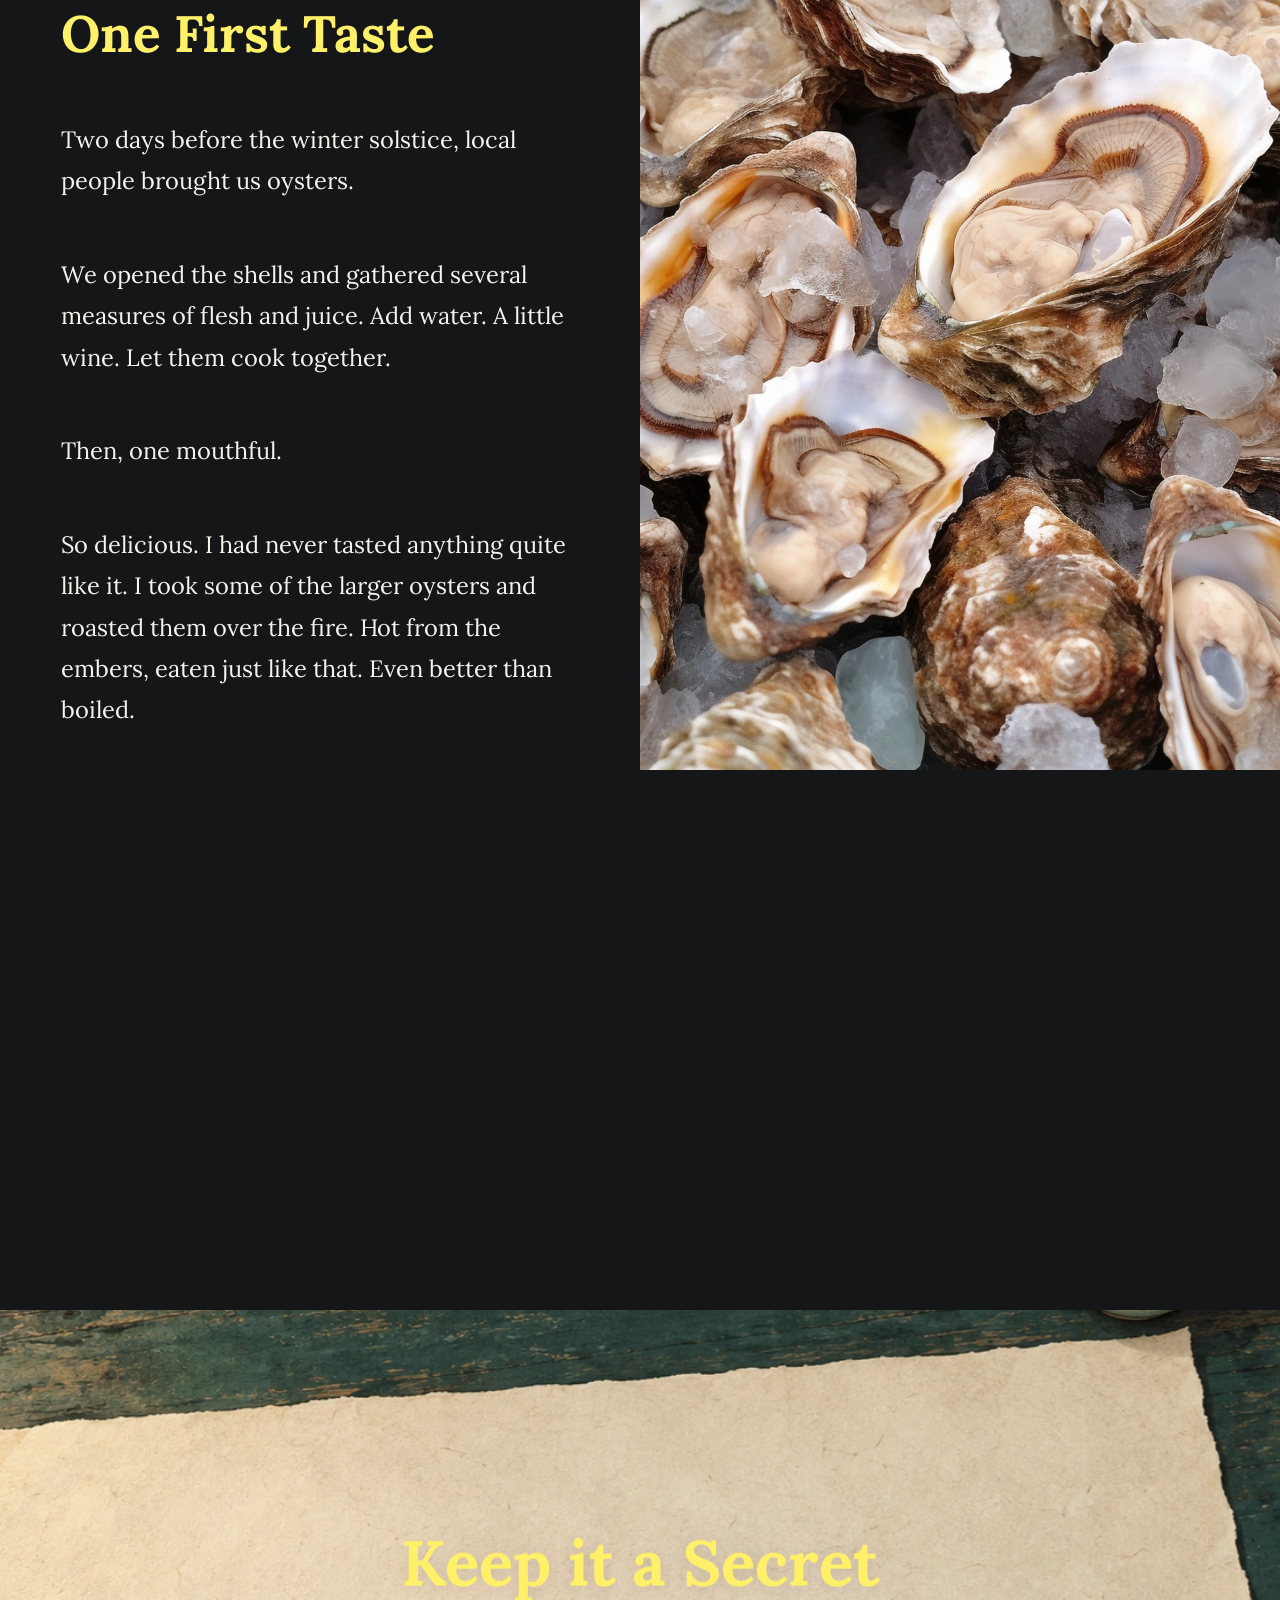
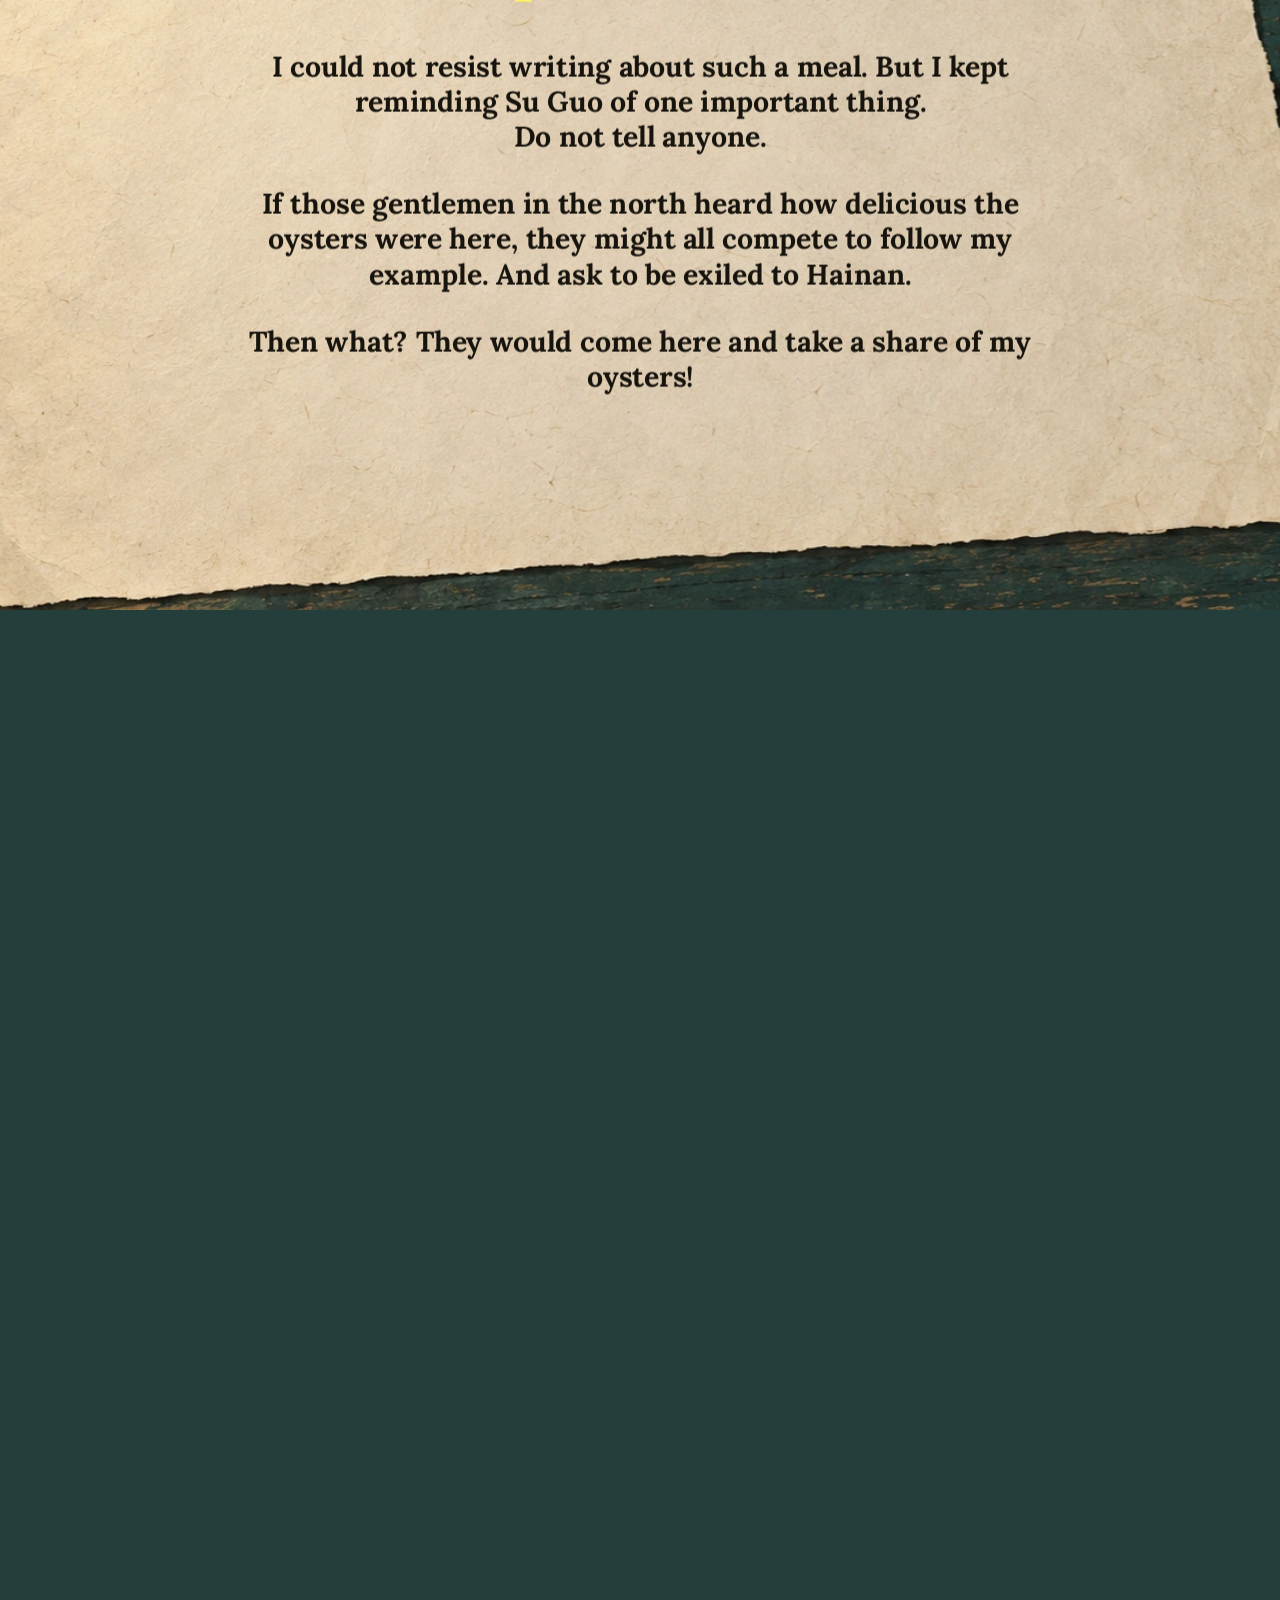
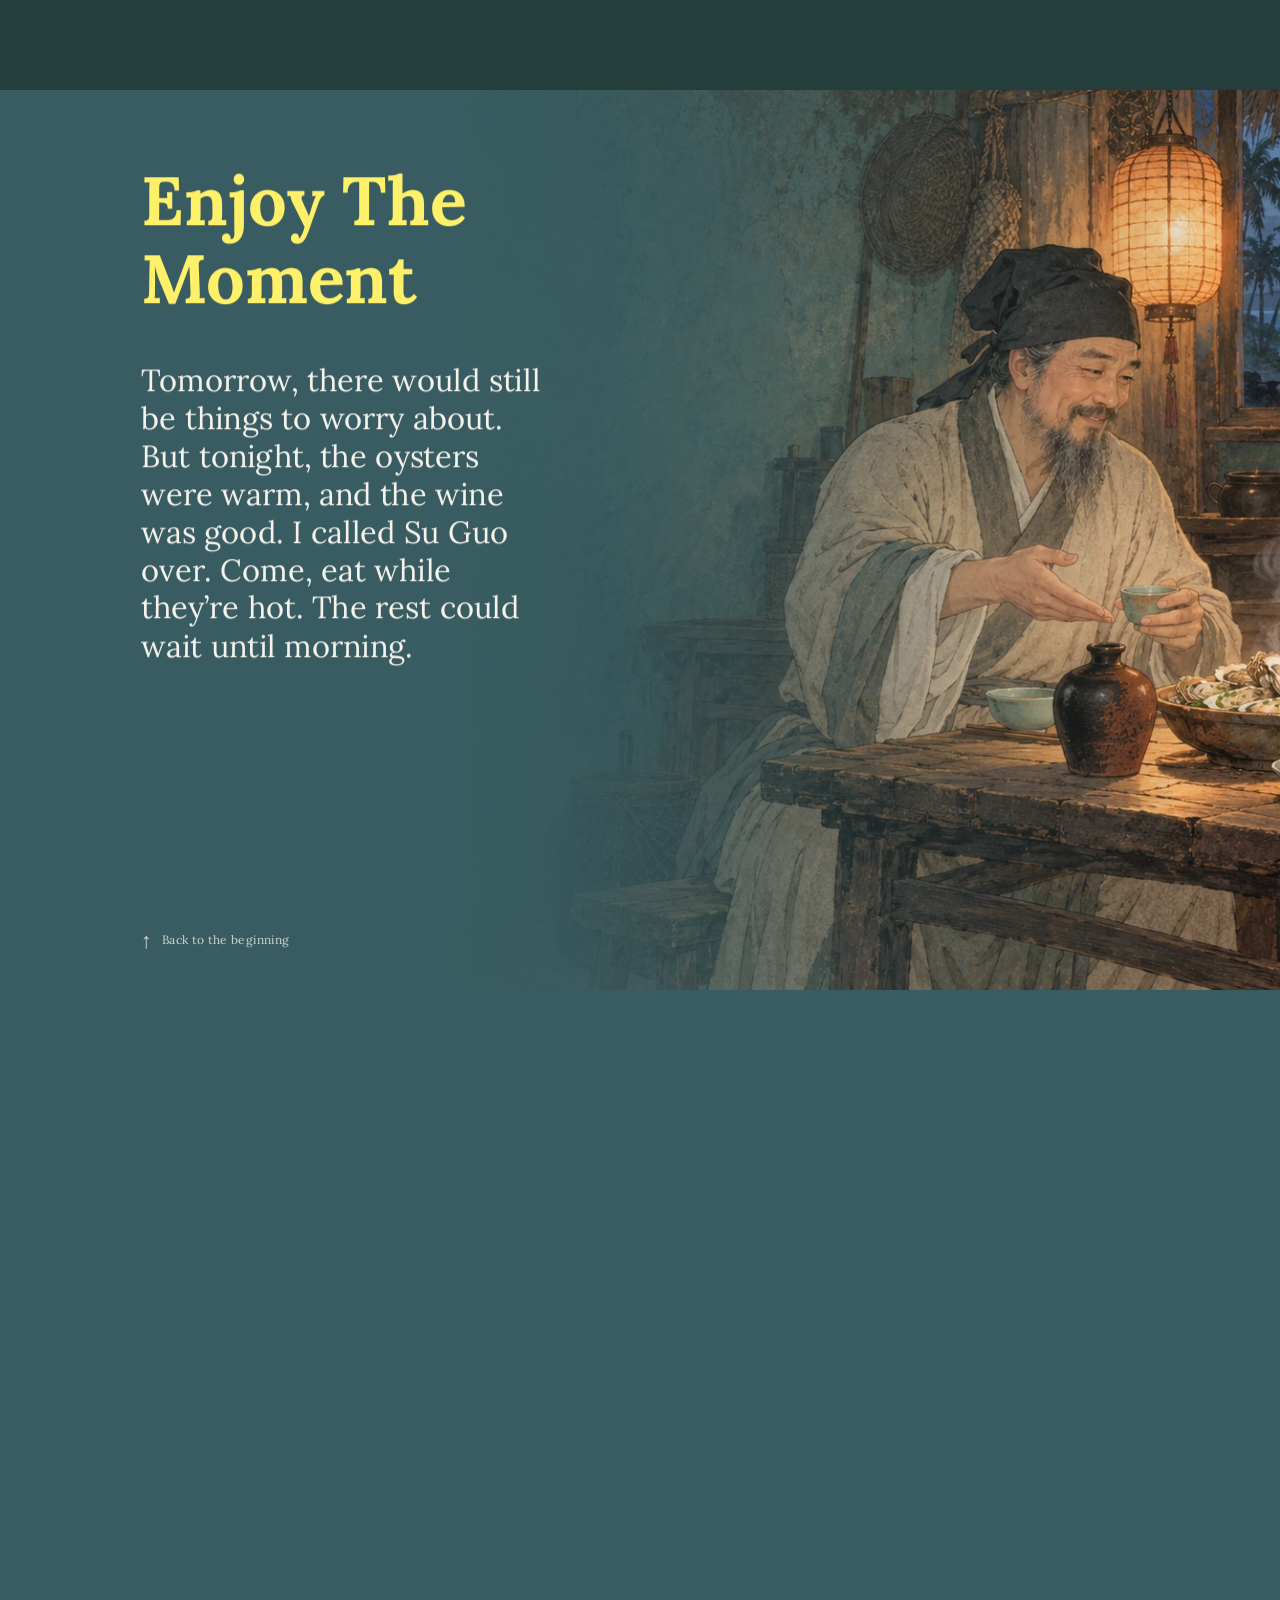
<file: su-shi-website/index.html>
<!DOCTYPE html>
<html lang="en">
<head>
  <meta charset="UTF-8">
  <meta name="viewport" content="width=device-width, initial-scale=1">
  <meta name="description" content="Get to know Su Shi beyond his poetry. An illustrated journey between rise and fall, exile and the pleasures of everyday life.">
  <title>Between Rise &amp; Fall — Su Shi</title>
  <link rel="preload" as="image" href="assets/sea.webp">
  <link rel="stylesheet" href="style.css">
  <script src="script.js" defer></script>
</head>
<body>
<div class="sound-hint" id="soundHint">
  Click anywhere to enable sound
</div>
  <div class="reading-progress" aria-hidden="true"><div></div></div>
  <main>
    <!--The background lingers, and the title shrinks and fades out as you scroll. -->
    <section class="hero scroll-scene" id="beginning" aria-labelledby="title">
      <div class="sticky-screen">
        <img class="full-image" src="assets/sea.webp" alt="A vast blue-green sea, distant mountains and Su Shi standing on a rocky shore.">
        <div class="hero-shade"></div>
        <div class="hero-copy">
          <h1 id="title">Between<br>Rise &amp; Fall</h1>
          <p>Get to know Su Shi beyond his poetry.</p>
        </div>
        <a class="scroll-cue" href="#journey" aria-label="Scroll to Su Shi’s story"><span></span></a>
      </div>
    </section>

    <!-- Fixed stage. The text box was moved upwards, and the road from the Imperial Palace to the Rain Road was
    horizontally unveiled. -->
    <section class="journey scroll-scene" id="journey" aria-label="From the imperial court to exile">
      <div class="sticky-screen">
        <img class="full-image palace-image" src="assets/palace.webp" alt="Su Shi in a red official robe in a Northern
        Song palace courtyard.">
        <img class="full-image rain-image" src="assets/rain.webp" alt="Su Shi in a grey robe on a rain-soaked mountain road.">
        <article class="narration palace-copy">
          <h2>My name is<br><strong>Su Shi.</strong></h2>
          <p>You may know my poems. I was also an official.</p>
          <p>Once, my writing won recognition, and my name reached the imperial court.</p>
          <p>I had a voice in affairs of state, and so much I hoped to achieve.</p>
        </article>
        <article class="narration rain-copy">
          <h2>But the road did<br>not keep rising.</h2>
          <p>My views brought me into conflict with those in power.</p>
          <p>The words that had once earned me recognition became grounds for accusation. I was arrested, questioned,
            and stripped of my position.</p>
          <p>The future I had imagined suddenly felt out of reach. I had wanted to serve the country. Now, I was
            struggling to find my own place in it.</p>
        </article>
      </div>
    </section>

    <!-- 3 main exile place -->
    <section class="exile" aria-labelledby="exile-title">
      <h2 id="exile-title">I’m always on the way to<br>exile...</h2>
      <div class="places">
        <article class="place"><h3><span lang="zh-Hans">黄州</span><span>Huang Zhou</span></h3>
          <img src="assets/huangzhou.webp" alt="A riverside pavilion and willows in Huangzhou." loading="lazy"></article>
        <article class="place"><h3><span lang="zh-Hans">惠州</span><span>Hui Zhou</span></h3>
          <img src="assets/huizhou.webp" alt="A red-roofed gate with stone arches in Huizhou." loading="lazy"></article>
        <article class="place"><h3><span lang="zh-Hans">儋州</span><span>Dan Zhou</span></h3>
          <img src="assets/danzhou.webp" alt="A multi-storey traditional tower surrounded by greenery." loading="lazy"></article>
      </div>
      <p class="life-goes-on">Life has to go on</p>
    </section>

    <!-- The sticky on the left image remains in place, while the text box on the right moves up along with the page normally -->
    <section class="split hainan" id="hainan" aria-labelledby="hainan-title">
      <div class="split-visual"><img src="assets/hainan.webp" alt="Su Shi outside a thatched cottage on the Hainan coast." loading="lazy"></div>
      <article class="split-copy">
        <h2 id="hainan-title"><span lang="zh-Hans">海南</span> Hai Nan</h2>
        <p>My third son, Su Guo, had come with me to Hainan. Together, we had to make a life here.</p>
        <p>Where would we live? What would we eat? What would we do if we fell ill? These questions felt more urgent than the distant court.</p>
        <p>With help from local people, we slowly settled in. Faces became familiar. We began to notice things we had never known before.</p>
        <p>Then, one day, someone brought us oysters...</p>
      </article>
    </section>

    <!-- The text is on the left and the picture of oysters is on the right -->
    <section class="split first-taste" aria-labelledby="taste-title">
      <article class="split-copy">
        <h2 id="taste-title">One First Taste</h2>
        <p>Two days before the winter solstice, local people brought us oysters.</p>
        <p>We opened the shells and gathered several measures of flesh and juice. Add water. A little wine. Let them cook together.</p>
        <p>Then, one mouthful.</p>
        <p>So delicious. I had never tasted anything quite like it. I took some of the larger oysters and roasted them
          over the fire. Hot from the embers, eaten just like that. Even better than boiled.</p>
      </article>
      <div class="split-visual"><img src="assets/oysters.webp" alt="A close-up of freshly opened oysters." loading="lazy"></div>
    </section>

    <!--The background of the paper and the text are respectively enlarged synchronously according to the scrolling progress -->
    <section class="secret scroll-scene" aria-labelledby="secret-title">
      <div class="sticky-screen">
        <img class="full-image letter-image" src="assets/letter.webp" alt="An ivory sheet of paper on a Song dynasty
        writing desk, with a brush and inkstone." loading="lazy">
        <article class="secret-copy">
          <h2 id="secret-title">Keep it a Secret</h2>
          <p>I could not resist writing about such a meal. But I kept reminding Su Guo of one important thing.<br>Do not tell anyone.</p>
          <p>If those gentlemen in the north heard how delicious the oysters were here, they might all compete to follow
            my example. And ask to be exiled to Hainan.</p>
          <p>Then what? They would come here and take a share of my oysters!</p>
        </article>
      </div>
    </section>

    <!-- The background is not zoomed in; only the entire text part is gradually enlarged. -->
    <section class="ending scroll-scene" aria-labelledby="ending-title">
      <div class="sticky-screen">
        <img class="full-image supper-image" src="assets/supper.webp" alt="Su Shi enjoying warm oysters and wine with Su
         Guo by lantern light." loading="lazy">
        <div class="ending-shade"></div>
        <article class="ending-copy">
          <h2 id="ending-title">Enjoy The<br>Moment</h2>
          <p>Tomorrow, there would still be things to worry about. But tonight, the oysters were warm, and the wine was
            good. I called Su Guo over. Come, eat while they’re hot. The rest could wait until morning.</p>
        </article>
        <a class="restart" href="#beginning" aria-label="Return to the beginning">↑ <span>Back to the beginning</span></a>
      </div>
    </section>
  </main>
</body>
</html>
</file>
<file: style.css>
/* Eng: Lora；Chinese: Ma Shan Zheng。 */
@font-face {
  font-family: 'Lora';
  font-style: normal;
  font-weight: 400;
  font-display: swap;
  src: url(assets/fonts/lora-400.ttf) format('truetype');
}
@font-face {
  font-family: 'Lora';
  font-style: normal;
  font-weight: 500;
  font-display: swap;
  src: url(assets/fonts/lora-500.ttf) format('truetype');
}
@font-face {
  font-family: 'Lora';
  font-style: normal;
  font-weight: 600;
  font-display: swap;
  src: url(assets/fonts/lora-600.ttf) format('truetype');
}
@font-face {
  font-family: 'Lora';
  font-style: normal;
  font-weight: 700;
  font-display: swap;
  src: url(assets/fonts/lora-700.ttf) format('truetype');
}
@font-face {
  font-family: 'Ma Shan Zheng';
  font-style: normal;
  font-weight: 400;
  font-display: swap;
  src: url(assets/fonts/ma-shan-zheng.ttf) format('truetype');
}
:root {
  --yellow:#fff06a;
  --white:#f6f3ed;
  --ink:#151617;
  --teal:#385c61;
  --english:'Lora',Georgia,serif;
  --chinese:'Ma Shan Zheng','KaiTi',serif;
}
* {
  box-sizing:border-box;
}
html {
  scroll-behavior:smooth;
}
body {
  margin:0;
  background:var(--ink);
  color:var(--white);
  font-family:var(--english);
  overflow-x:hidden;
}
h1,h2,h3,p {
  margin:0;
}
h1,h2 {
  color:var(--yellow);
}
h2 {
  font-weight:700;
  line-height:1.12;
}
p {
  line-height:1.65;
}
img {
  display:block;
  width:100%;
}
a {
  color:inherit;
}
a:focus-visible {
  outline:3px solid var(--yellow);
  outline-offset:8px;
}
[lang="zh-Hans"] {
  font-family:var(--chinese);
}
.reading-progress {
  position:fixed;
  inset:0 0 auto;
  height:3px;
  z-index:20;
  pointer-events:none;
}
.reading-progress div {
  height:100%;
  background:var(--yellow);
  width:100%;
  transform:scaleX(0);
  transform-origin:left;
}

.scroll-scene {
  position:relative;
}
.sticky-screen {
  height:100vh;
  height:100svh;
  position:sticky;
  top:0;
  overflow:hidden;
}
.full-image {
  position:absolute;
  inset:0;
  height:100%;
  object-fit:cover;
}

.hero {
  height:275vh;
}
.hero-shade {
  position:absolute;
  inset:0;
  background:linear-gradient(90deg,rgba(5,31,33,.32),transparent 80%);
}
.hero-copy {
  position:absolute;
  left:20%;
  top:28%;
  transform-origin:50% 50%;
  width:64%;
  will-change:transform,opacity;
}
.hero h1 {
  font-size:clamp(64px,8.9vw,168px);
  line-height:1.02;
  letter-spacing:-.035em;
  font-weight:700;
}
.hero-copy p {
  font-size:clamp(17px,1.8vw,32px);
  margin-top:1.35em;
}
.scroll-cue {
  position:absolute;
  bottom:6%;
  left:50%;
  width:40px;
  height:40px;
  display:grid;
  place-items:center;
  transition:opacity .2s;
}
.scroll-cue span {
  width:15px;
  height:15px;
  border-right:2px solid #f7f3dc;
  border-bottom:2px solid #f7f3dc;
  transform:rotate(45deg);
}

.journey {
  height:510vh;
}
.palace-image {
  object-position:center;
}
.rain-image {
  clip-path:inset(0 100% 0 0);
  will-change:clip-path;
}
.narration {
  position:absolute;
  top:0;
  width:31%;
  padding:3.1vw;
  background:rgba(23,28,27,.66);
  border-radius:16px;
  will-change:transform,opacity;
}
.narration h2 {
  font-size:clamp(28px,3vw,58px);
  margin-bottom:1.1em;
}
.palace-copy h2 {
  font-weight:400;
}
.narration p {
  font-size:clamp(17px,1.7vw,32px);
  margin-top:1.6em;
  line-height:1.65;
}
.palace-copy {
  left:4.5%;
  transform:translateY(110vh);
}
.rain-copy {
  right:4%;
  transform:translateY(110vh);
}

.exile {
  background:#202223;
  padding:8vw 6.5% 6vw;
  position:relative;
}
.exile>h2 {
  text-align:center;
  font-size:clamp(34px,4.2vw,80px);
  max-width:24ch;
  margin:0 auto 6vw;
}
.places {
  display:grid;
  grid-template-columns:repeat(3,minmax(0,1fr));
  gap:4.8vw;
}
.place {
  border:2px solid #454748;
  border-radius:24px;
  padding:2.1vw 2.1vw 5vw;
}
.place h3 {
  font-weight:400;
  line-height:1.08;
  margin-bottom:4vw;
}
.place h3 span {
  display:block;
}
.place h3 span:first-child {
  font-size:clamp(34px,4.2vw,80px);
  margin-bottom:.17em;
}
.place h3 span:last-child {
  font-size:clamp(22px,2.6vw,48px);
}
.place img {
  aspect-ratio:1;
  object-fit:cover;
  border-radius:20px;
}
.life-goes-on {
  font-weight:700;
  text-align:center;
  font-size:clamp(34px,4.4vw,82px);
  margin-top:5vw;
}

.split {
  display:grid;
  grid-template-columns:1fr 1fr;
  align-items:start;
  background:#141617;
  position:relative;
}
.split-visual {
  height:100vh;
  height:100svh;
  position:sticky;
  top:0;
  overflow:hidden;
}
.split-visual img {
  height:100%;
  object-fit:cover;
}
.hainan .split-visual img {
  object-position:50% 45%;
}
.split-copy {
  padding:17vh 6vw 24vh;
  min-height:150vh;
}
.split-copy h2 {
  font-size:clamp(36px,4vw,76px);
  margin-bottom:1.1em;
}
.split-copy p {
  font-size:clamp(19px,1.85vw,35px);
  margin-bottom:2.2em;
  line-height:1.75;
}
.split-copy p:last-child {
  margin-bottom:0;
}
.first-taste .split-copy {
  padding:15vh 4.8vw 22vh;
  min-height:160vh;
}
.first-taste .split-visual img {
  object-position:50% 50%;
}

.secret {
  height:220vh;
  background:#233e3b;
}
.letter-image {
  will-change:transform;
}
.secret-copy {
  position:absolute;
  top:50%;
  left:21%;
  width:58%;
  text-align:center;
  transform:translateY(-50%);
  transform-origin:center;
  will-change:transform;
}
.secret-copy h2 {
  font-size:clamp(36px,4.7vw,88px);
  margin-bottom:.8em;
  text-shadow:0 1px 14px rgba(68,44,18,.12);
}
.secret-copy p {
  font-size:clamp(19px,2.1vw,40px);
  font-weight:700;
  color:#17140e;
  line-height:1.24;
  margin-top:1.1em;
}
.secret .full-image {
  object-position:center;
}

.ending {
  height:210vh;
  background:var(--teal);
}
.supper-image {
  left:35%;
  width:65%;
  object-position:40% center;
}
.ending-shade {
  position:absolute;
  inset:0;
  background:linear-gradient(90deg,#385c61 0%,#385c61 35%,rgba(56,92,97,.95) 42%,rgba(56,92,97,.35) 68%,rgba(56,92,97,0) 100%);
}
.ending-copy {
  position:absolute;
  left:11%;
  top:10%;
  width:30%;
  transform-origin:0 50%;
  will-change:transform;
}
.ending-copy h2 {
  font-size:clamp(44px,5vw,96px);
  margin-bottom:.65em;
}
.ending-copy p {
  font-size:clamp(20px,2.25vw,43px);
  line-height:1.23;
}
.restart {
  position:absolute;
  left:11%;
  bottom:4%;
  text-decoration:none;
  font-size:22px;
  display:flex;
  align-items:center;
  gap:10px;
  opacity:.8;
}
.restart span {
  font-size:12px;
  letter-spacing:.03em;
}
.restart:hover {
  opacity:1;
}

@media(max-width:760px) {
  .hero-copy {
    left:9%;
    top:32%;
    width:85%;
  }
  .hero h1 {
    font-size:clamp(56px,12vw,90px);
  }
  .hero-copy p {
    font-size:16px;
    max-width:28ch;
  }
  .hero .full-image {
    object-position:62% center;
  }
  .journey {
    height:570vh;
  }
  .narration {
    width:72%;
    padding:24px;
    border-radius:10px;
    background:rgba(17,26,26,.78);
  }
  .palace-copy {
    left:5%;
  }
  .rain-copy {
    right:5%;
  }
  .narration h2 {
    font-size:30px;
  }
  .narration p {
    font-size:16px;
    margin-top:1.3em;
    line-height:1.55;
  }
  .palace-image {
    object-position:57%;
  }
  .rain-image {
    object-position:44%;
  }
  .exile {
    padding:80px 7%;
  }
  .exile>h2 {
    font-size:32px;
    margin-bottom:44px;
  }
  .places {
    gap:12px;
  }
  .place {
    padding:17px 10px 25px;
    border-radius:12px;
  }
  .place h3 {
    margin-bottom:22px;
  }
  .place h3 span:first-child {
    font-size:30px;
  }
  .place h3 span:last-child {
    font-size:13px;
    line-height:1.3;
  }
  .place img {
    border-radius:8px;
  }
  .life-goes-on {
    font-size:30px;
    margin-top:42px;
  }
  .split {
    grid-template-columns:44% 56%;
  }
  .split-copy,.first-taste .split-copy {
    padding:60px 22px 100px;
    min-height:135vh;
  }
  .split-copy h2 {
    font-size:30px;
    overflow-wrap:normal;
  }
  .split-copy p {
    font-size:16px;
    line-height:1.7;
  }
  .split-visual img {
    object-position:46% center;
  }
  .first-taste {
    grid-template-columns:56% 44%;
  }
  .secret-copy {
    left:14%;
    width:72%;
  }
  .secret-copy h2 {
    font-size:34px;
  }
  .secret-copy p {
    font-size:17px;
    line-height:1.35;
    margin-top:1em;
  }
  .secret .full-image {
    object-fit:cover;
    object-position:48% center;
  }
  .ending-copy {
    left:7%;
    top:15%;
    width:49%;
  }
  .ending-copy h2 {
    font-size:37px;
  }
  .ending-copy p {
    font-size:18px;
    line-height:1.35;
  }
  .ending-shade {
    background:linear-gradient(90deg,#385c61 8%,rgba(56,92,97,.96) 42%,rgba(56,92,97,.5) 72%,transparent);
  }
  .supper-image {
    left:25%;
    width:75%;
    object-position:42% center;
  }
  .restart {
    left:7%;
  }
}
@media(prefers-reduced-motion:reduce) {
  html {
    scroll-behavior:auto;
  }
  .hero,.secret,.ending {
    height:100svh;
  }
  .hero-copy,.secret-copy,.ending-copy {
    will-change:auto;
  }
  .journey {
    height:auto;
  }
  .journey>.sticky-screen {
    position:relative;
    height:auto;
    overflow:visible;
    background:#354447;
    display:flex;
    flex-direction:column;
    padding:60px 5%;
    gap:60px;
  }
  .journey .full-image {
    height:100%;
    opacity:.5;
    clip-path:none;
  }
  .journey .palace-image {
    display:none;
  }
  .narration {
    position:relative;
    inset:auto;
    width:100%;
    transform:none!important;
    opacity:1!important;
    will-change:auto;
  }
  .secret-copy {
    transform:translateY(-50%)!important;
  }
  .hero-copy,.ending-copy {
    transform:none!important;
    opacity:1!important;
  }
}
.sound-hint {
  position: fixed;
  bottom: 28px;
  left: 50%;
  transform: translateX(-50%);
  z-index: 1000;
  padding: 10px 18px;
  border: 1px solid rgba(255, 255, 255, 0.3);
  border-radius: 30px;
  background: rgba(30, 30, 30, 0.65);
  color: #fff;
  font-size: 12px;
  letter-spacing: 0.04em;
  text-align: center;
  pointer-events: none;
  transition: opacity 0.5s ease;
}

.sound-hint.hidden {
  opacity: 0;
}
</file>
<file: su-shi-website/style.css>
/* Eng: Lora；Chinese: Ma Shan Zheng。 */
@font-face {
  font-family: 'Lora';
  font-style: normal;
  font-weight: 400;
  font-display: swap;
  src: url(assets/fonts/lora-400.ttf) format('truetype');
}
@font-face {
  font-family: 'Lora';
  font-style: normal;
  font-weight: 500;
  font-display: swap;
  src: url(assets/fonts/lora-500.ttf) format('truetype');
}
@font-face {
  font-family: 'Lora';
  font-style: normal;
  font-weight: 600;
  font-display: swap;
  src: url(assets/fonts/lora-600.ttf) format('truetype');
}
@font-face {
  font-family: 'Lora';
  font-style: normal;
  font-weight: 700;
  font-display: swap;
  src: url(assets/fonts/lora-700.ttf) format('truetype');
}
@font-face {
  font-family: 'Ma Shan Zheng';
  font-style: normal;
  font-weight: 400;
  font-display: swap;
  src: url(assets/fonts/ma-shan-zheng.ttf) format('truetype');
}
:root {
  --yellow:#fff06a;
  --white:#f6f3ed;
  --ink:#151617;
  --teal:#385c61;
  --english:'Lora',Georgia,serif;
  --chinese:'Ma Shan Zheng','KaiTi',serif;
}
* {
  box-sizing:border-box;
}
html {
  scroll-behavior:smooth;
}
body {
  margin:0;
  background:var(--ink);
  color:var(--white);
  font-family:var(--english);
  overflow-x:hidden;
}
h1,h2,h3,p {
  margin:0;
}
h1,h2 {
  color:var(--yellow);
}
h2 {
  font-weight:700;
  line-height:1.12;
}
p {
  line-height:1.65;
}
img {
  display:block;
  width:100%;
}
a {
  color:inherit;
}
a:focus-visible {
  outline:3px solid var(--yellow);
  outline-offset:8px;
}
[lang="zh-Hans"] {
  font-family:var(--chinese);
}
.reading-progress {
  position:fixed;
  inset:0 0 auto;
  height:3px;
  z-index:20;
  pointer-events:none;
}
.reading-progress div {
  height:100%;
  background:var(--yellow);
  width:100%;
  transform:scaleX(0);
  transform-origin:left;
}

.scroll-scene {
  position:relative;
}
.sticky-screen {
  height:100vh;
  height:100svh;
  position:sticky;
  top:0;
  overflow:hidden;
}
.full-image {
  position:absolute;
  inset:0;
  height:100%;
  object-fit:cover;
}

.hero {
  height:275vh;
}
.hero-shade {
  position:absolute;
  inset:0;
  background:linear-gradient(90deg,rgba(5,31,33,.32),transparent 80%);
}
.hero-copy {
  position:absolute;
  left:20%;
  top:28%;
  transform-origin:50% 50%;
  width:64%;
  will-change:transform,opacity;
}
.hero h1 {
  font-size:clamp(64px,8.9vw,168px);
  line-height:1.02;
  letter-spacing:-.035em;
  font-weight:700;
}
.hero-copy p {
  font-size:clamp(17px,1.8vw,32px);
  margin-top:1.35em;
}
.scroll-cue {
  position:absolute;
  bottom:6%;
  left:50%;
  width:40px;
  height:40px;
  display:grid;
  place-items:center;
  transition:opacity .2s;
}
.scroll-cue span {
  width:15px;
  height:15px;
  border-right:2px solid #f7f3dc;
  border-bottom:2px solid #f7f3dc;
  transform:rotate(45deg);
}

.journey {
  height:510vh;
}
.palace-image {
  object-position:center;
}
.rain-image {
  clip-path:inset(0 100% 0 0);
  will-change:clip-path;
}
.narration {
  position:absolute;
  top:0;
  width:31%;
  padding:3.1vw;
  background:rgba(23,28,27,.66);
  border-radius:16px;
  will-change:transform,opacity;
}
.narration h2 {
  font-size:clamp(28px,3vw,58px);
  margin-bottom:1.1em;
}
.palace-copy h2 {
  font-weight:400;
}
.narration p {
  font-size:clamp(17px,1.7vw,32px);
  margin-top:1.6em;
  line-height:1.65;
}
.palace-copy {
  left:4.5%;
  transform:translateY(110vh);
}
.rain-copy {
  right:4%;
  transform:translateY(110vh);
}

.exile {
  background:#202223;
  padding:8vw 6.5% 6vw;
  position:relative;
}
.exile>h2 {
  text-align:center;
  font-size:clamp(34px,4.2vw,80px);
  max-width:24ch;
  margin:0 auto 6vw;
}
.places {
  display:grid;
  grid-template-columns:repeat(3,minmax(0,1fr));
  gap:4.8vw;
}
.place {
  border:2px solid #454748;
  border-radius:24px;
  padding:2.1vw 2.1vw 5vw;
}
.place h3 {
  font-weight:400;
  line-height:1.08;
  margin-bottom:4vw;
}
.place h3 span {
  display:block;
}
.place h3 span:first-child {
  font-size:clamp(34px,4.2vw,80px);
  margin-bottom:.17em;
}
.place h3 span:last-child {
  font-size:clamp(22px,2.6vw,48px);
}
.place img {
  aspect-ratio:1;
  object-fit:cover;
  border-radius:20px;
}
.life-goes-on {
  font-weight:700;
  text-align:center;
  font-size:clamp(34px,4.4vw,82px);
  margin-top:5vw;
}

.split {
  display:grid;
  grid-template-columns:1fr 1fr;
  align-items:start;
  background:#141617;
  position:relative;
}
.split-visual {
  height:100vh;
  height:100svh;
  position:sticky;
  top:0;
  overflow:hidden;
}
.split-visual img {
  height:100%;
  object-fit:cover;
}
.hainan .split-visual img {
  object-position:50% 45%;
}
.split-copy {
  padding:17vh 6vw 24vh;
  min-height:150vh;
}
.split-copy h2 {
  font-size:clamp(36px,4vw,76px);
  margin-bottom:1.1em;
}
.split-copy p {
  font-size:clamp(19px,1.85vw,35px);
  margin-bottom:2.2em;
  line-height:1.75;
}
.split-copy p:last-child {
  margin-bottom:0;
}
.first-taste .split-copy {
  padding:15vh 4.8vw 22vh;
  min-height:160vh;
}
.first-taste .split-visual img {
  object-position:50% 50%;
}

.secret {
  height:220vh;
  background:#233e3b;
}
.letter-image {
  will-change:transform;
}
.secret-copy {
  position:absolute;
  top:50%;
  left:21%;
  width:58%;
  text-align:center;
  transform:translateY(-50%);
  transform-origin:center;
  will-change:transform;
}
.secret-copy h2 {
  font-size:clamp(36px,4.7vw,88px);
  margin-bottom:.8em;
  text-shadow:0 1px 14px rgba(68,44,18,.12);
}
.secret-copy p {
  font-size:clamp(19px,2.1vw,40px);
  font-weight:700;
  color:#17140e;
  line-height:1.24;
  margin-top:1.1em;
}
.secret .full-image {
  object-position:center;
}

.ending {
  height:210vh;
  background:var(--teal);
}
.supper-image {
  left:35%;
  width:65%;
  object-position:40% center;
}
.ending-shade {
  position:absolute;
  inset:0;
  background:linear-gradient(90deg,#385c61 0%,#385c61 35%,rgba(56,92,97,.95) 42%,rgba(56,92,97,.35) 68%,rgba(56,92,97,0) 100%);
}
.ending-copy {
  position:absolute;
  left:11%;
  top:10%;
  width:30%;
  transform-origin:0 50%;
  will-change:transform;
}
.ending-copy h2 {
  font-size:clamp(44px,5vw,96px);
  margin-bottom:.65em;
}
.ending-copy p {
  font-size:clamp(20px,2.25vw,43px);
  line-height:1.23;
}
.restart {
  position:absolute;
  left:11%;
  bottom:4%;
  text-decoration:none;
  font-size:22px;
  display:flex;
  align-items:center;
  gap:10px;
  opacity:.8;
}
.restart span {
  font-size:12px;
  letter-spacing:.03em;
}
.restart:hover {
  opacity:1;
}

@media(max-width:760px) {
  .hero-copy {
    left:9%;
    top:32%;
    width:85%;
  }
  .hero h1 {
    font-size:clamp(56px,12vw,90px);
  }
  .hero-copy p {
    font-size:16px;
    max-width:28ch;
  }
  .hero .full-image {
    object-position:62% center;
  }
  .journey {
    height:570vh;
  }
  .narration {
    width:72%;
    padding:24px;
    border-radius:10px;
    background:rgba(17,26,26,.78);
  }
  .palace-copy {
    left:5%;
  }
  .rain-copy {
    right:5%;
  }
  .narration h2 {
    font-size:30px;
  }
  .narration p {
    font-size:16px;
    margin-top:1.3em;
    line-height:1.55;
  }
  .palace-image {
    object-position:57%;
  }
  .rain-image {
    object-position:44%;
  }
  .exile {
    padding:80px 7%;
  }
  .exile>h2 {
    font-size:32px;
    margin-bottom:44px;
  }
  .places {
    gap:12px;
  }
  .place {
    padding:17px 10px 25px;
    border-radius:12px;
  }
  .place h3 {
    margin-bottom:22px;
  }
  .place h3 span:first-child {
    font-size:30px;
  }
  .place h3 span:last-child {
    font-size:13px;
    line-height:1.3;
  }
  .place img {
    border-radius:8px;
  }
  .life-goes-on {
    font-size:30px;
    margin-top:42px;
  }
  .split {
    grid-template-columns:44% 56%;
  }
  .split-copy,.first-taste .split-copy {
    padding:60px 22px 100px;
    min-height:135vh;
  }
  .split-copy h2 {
    font-size:30px;
    overflow-wrap:normal;
  }
  .split-copy p {
    font-size:16px;
    line-height:1.7;
  }
  .split-visual img {
    object-position:46% center;
  }
  .first-taste {
    grid-template-columns:56% 44%;
  }
  .secret-copy {
    left:14%;
    width:72%;
  }
  .secret-copy h2 {
    font-size:34px;
  }
  .secret-copy p {
    font-size:17px;
    line-height:1.35;
    margin-top:1em;
  }
  .secret .full-image {
    object-fit:cover;
    object-position:48% center;
  }
  .ending-copy {
    left:7%;
    top:15%;
    width:49%;
  }
  .ending-copy h2 {
    font-size:37px;
  }
  .ending-copy p {
    font-size:18px;
    line-height:1.35;
  }
  .ending-shade {
    background:linear-gradient(90deg,#385c61 8%,rgba(56,92,97,.96) 42%,rgba(56,92,97,.5) 72%,transparent);
  }
  .supper-image {
    left:25%;
    width:75%;
    object-position:42% center;
  }
  .restart {
    left:7%;
  }
}
@media(prefers-reduced-motion:reduce) {
  html {
    scroll-behavior:auto;
  }
  .hero,.secret,.ending {
    height:100svh;
  }
  .hero-copy,.secret-copy,.ending-copy {
    will-change:auto;
  }
  .journey {
    height:auto;
  }
  .journey>.sticky-screen {
    position:relative;
    height:auto;
    overflow:visible;
    background:#354447;
    display:flex;
    flex-direction:column;
    padding:60px 5%;
    gap:60px;
  }
  .journey .full-image {
    height:100%;
    opacity:.5;
    clip-path:none;
  }
  .journey .palace-image {
    display:none;
  }
  .narration {
    position:relative;
    inset:auto;
    width:100%;
    transform:none!important;
    opacity:1!important;
    will-change:auto;
  }
  .secret-copy {
    transform:translateY(-50%)!important;
  }
  .hero-copy,.ending-copy {
    transform:none!important;
    opacity:1!important;
  }
}
.sound-hint {
  position: fixed;
  bottom: 28px;
  left: 50%;
  transform: translateX(-50%);
  z-index: 1000;
  padding: 10px 18px;
  border: 1px solid rgba(255, 255, 255, 0.3);
  border-radius: 30px;
  background: rgba(30, 30, 30, 0.65);
  color: #fff;
  font-size: 12px;
  letter-spacing: 0.04em;
  text-align: center;
  pointer-events: none;
  transition: opacity 0.5s ease;
}

.sound-hint.hidden {
  opacity: 0;
}
</file>
